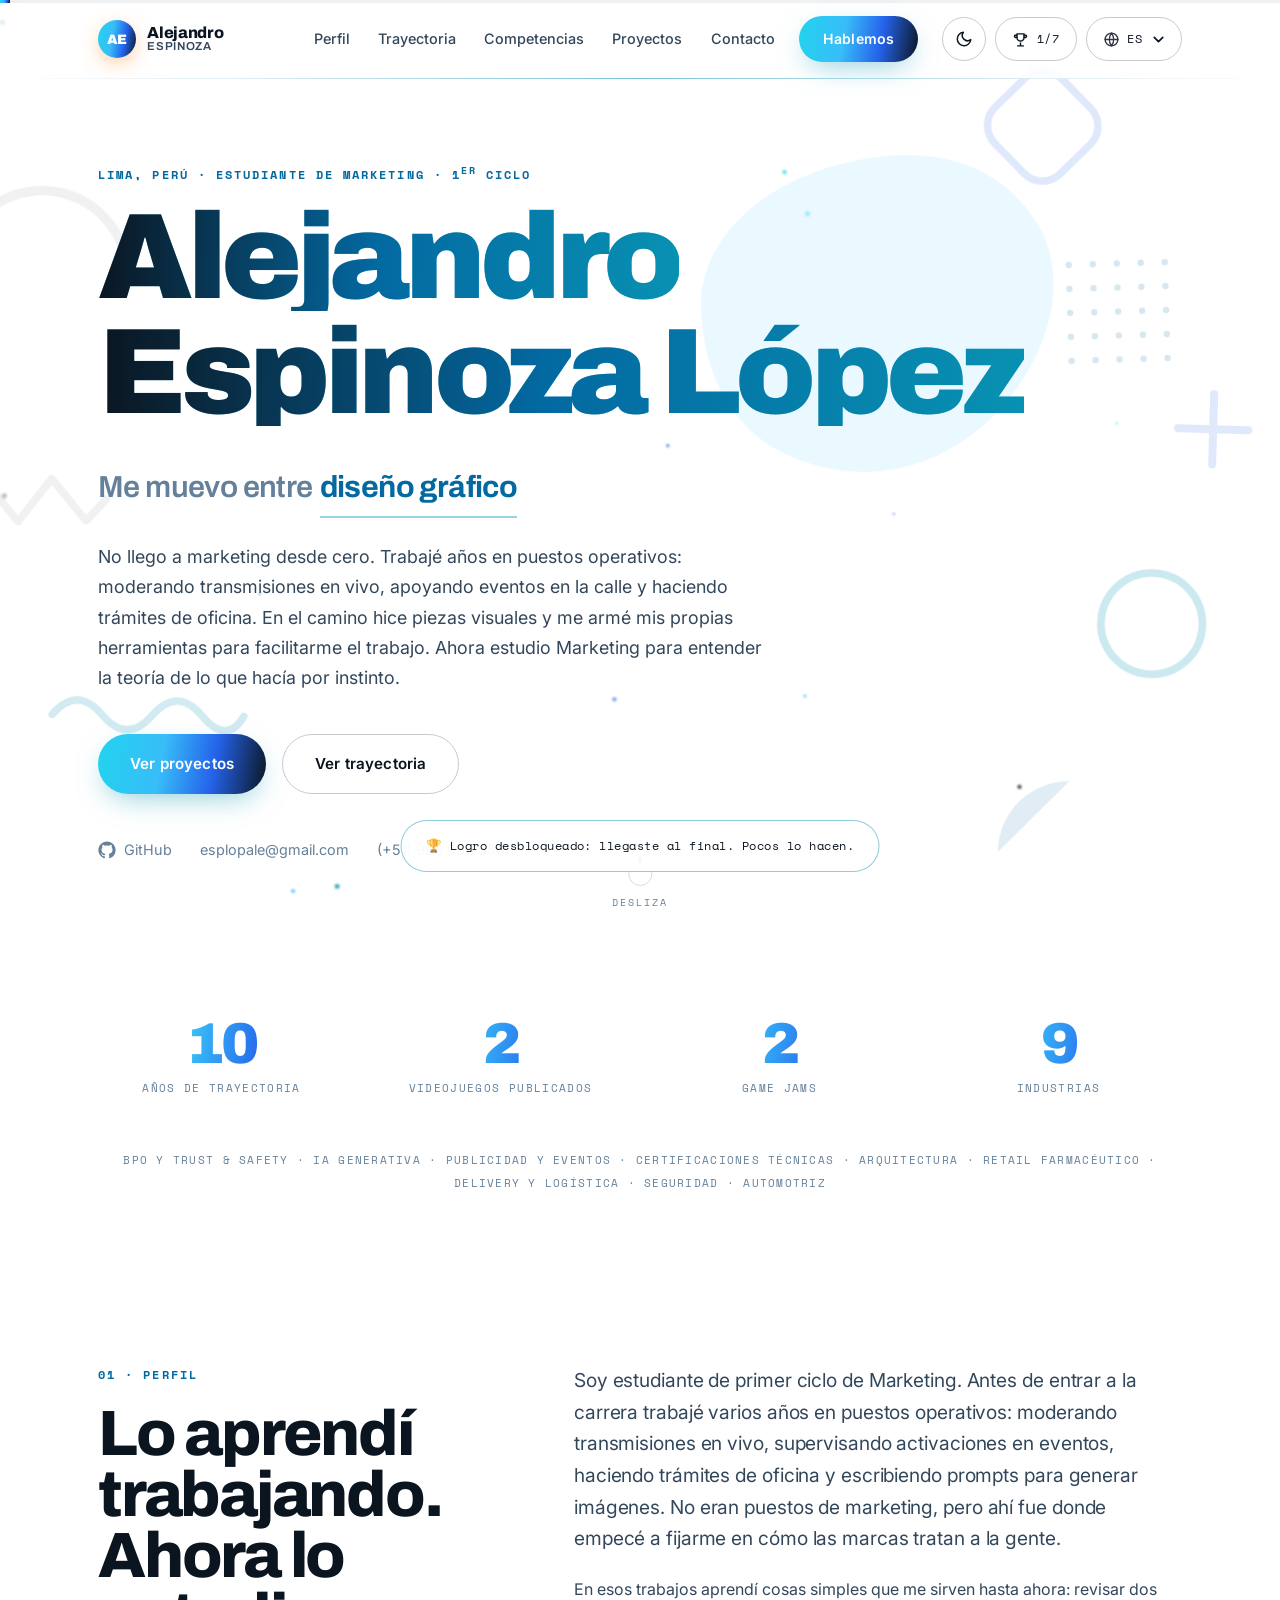
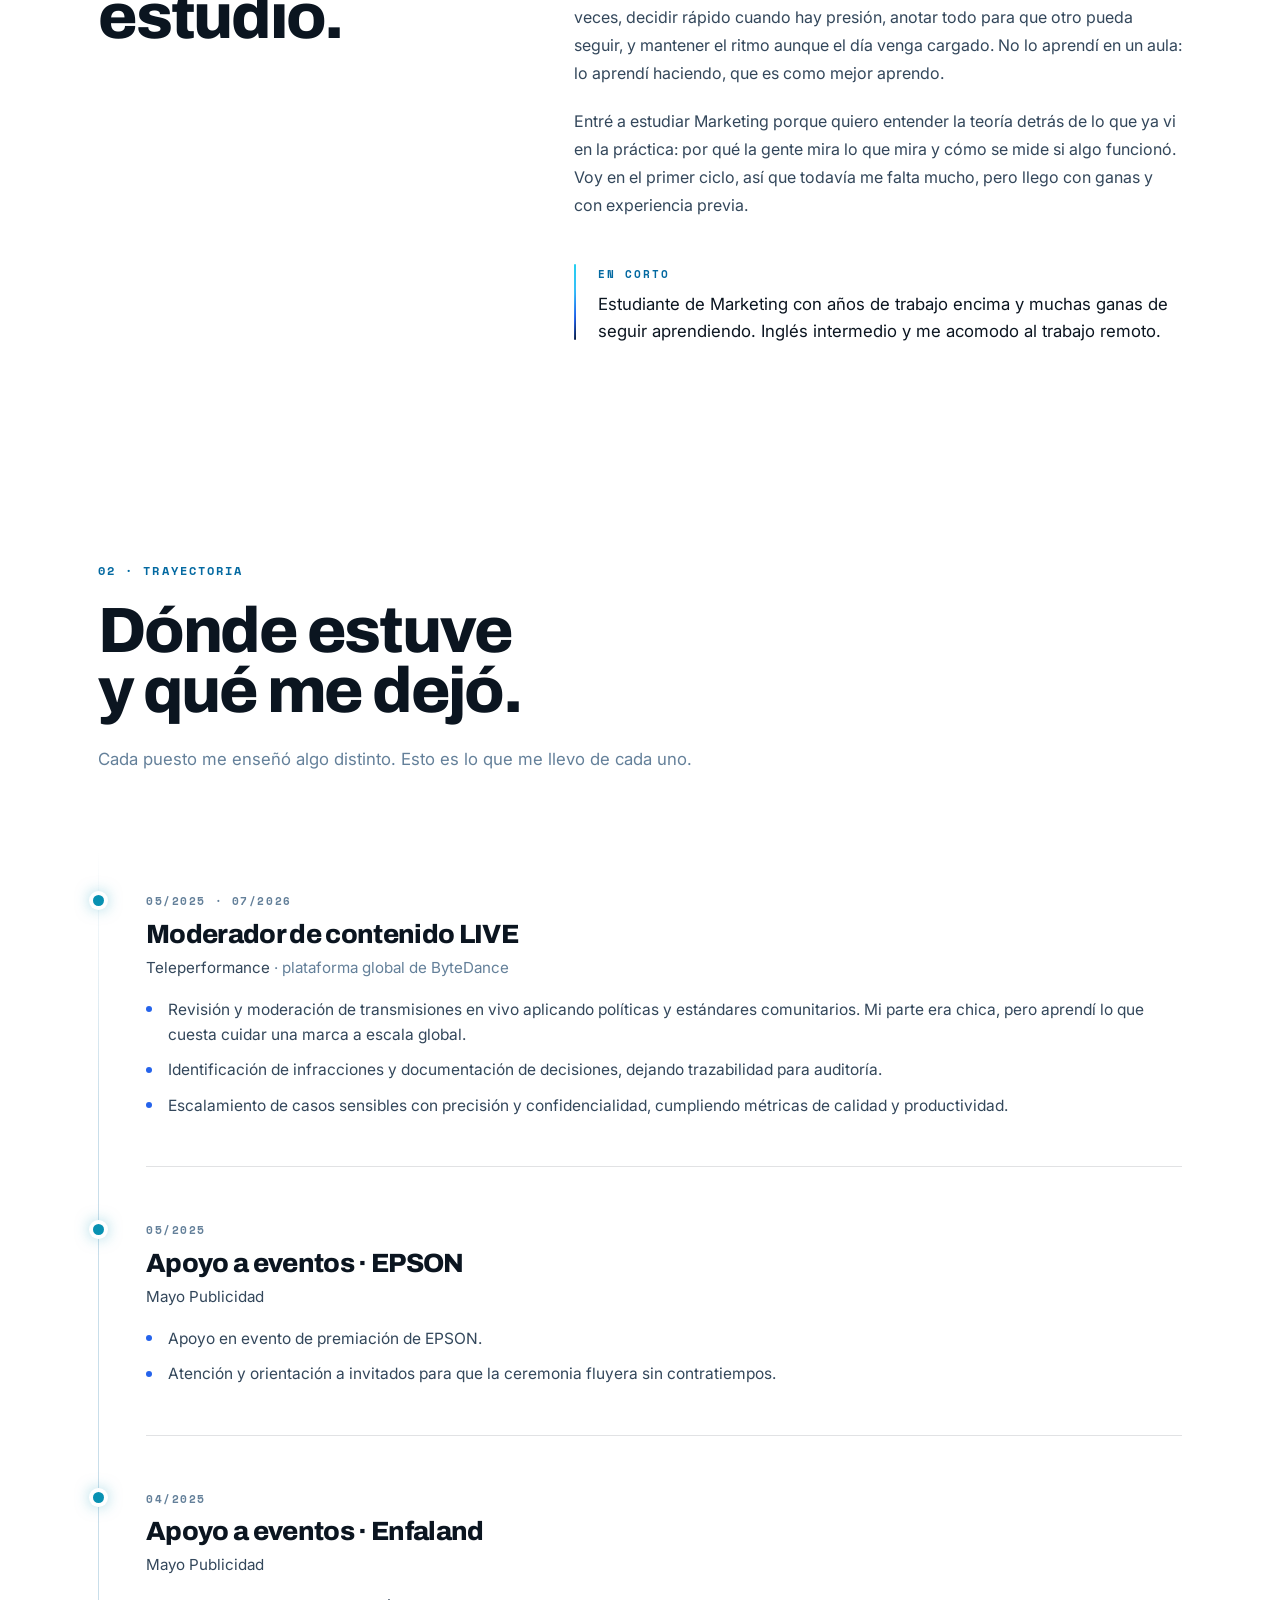
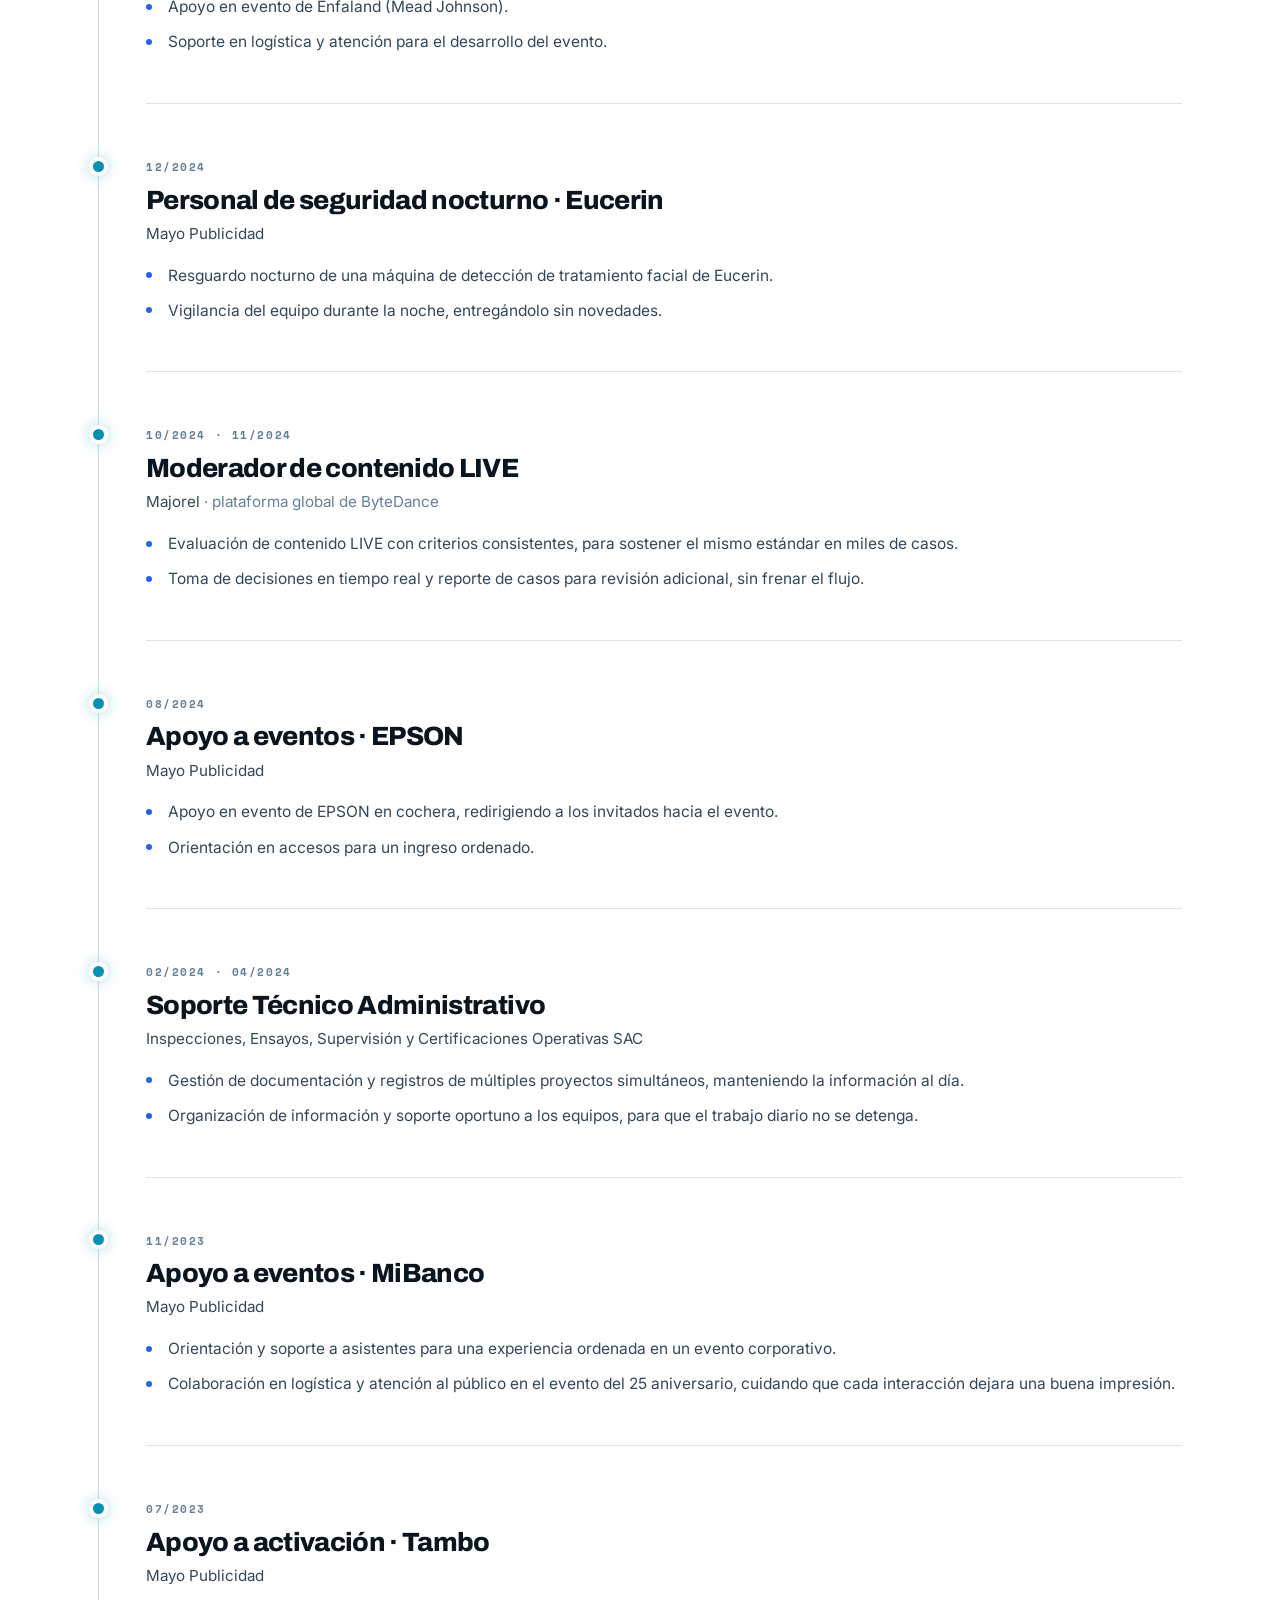
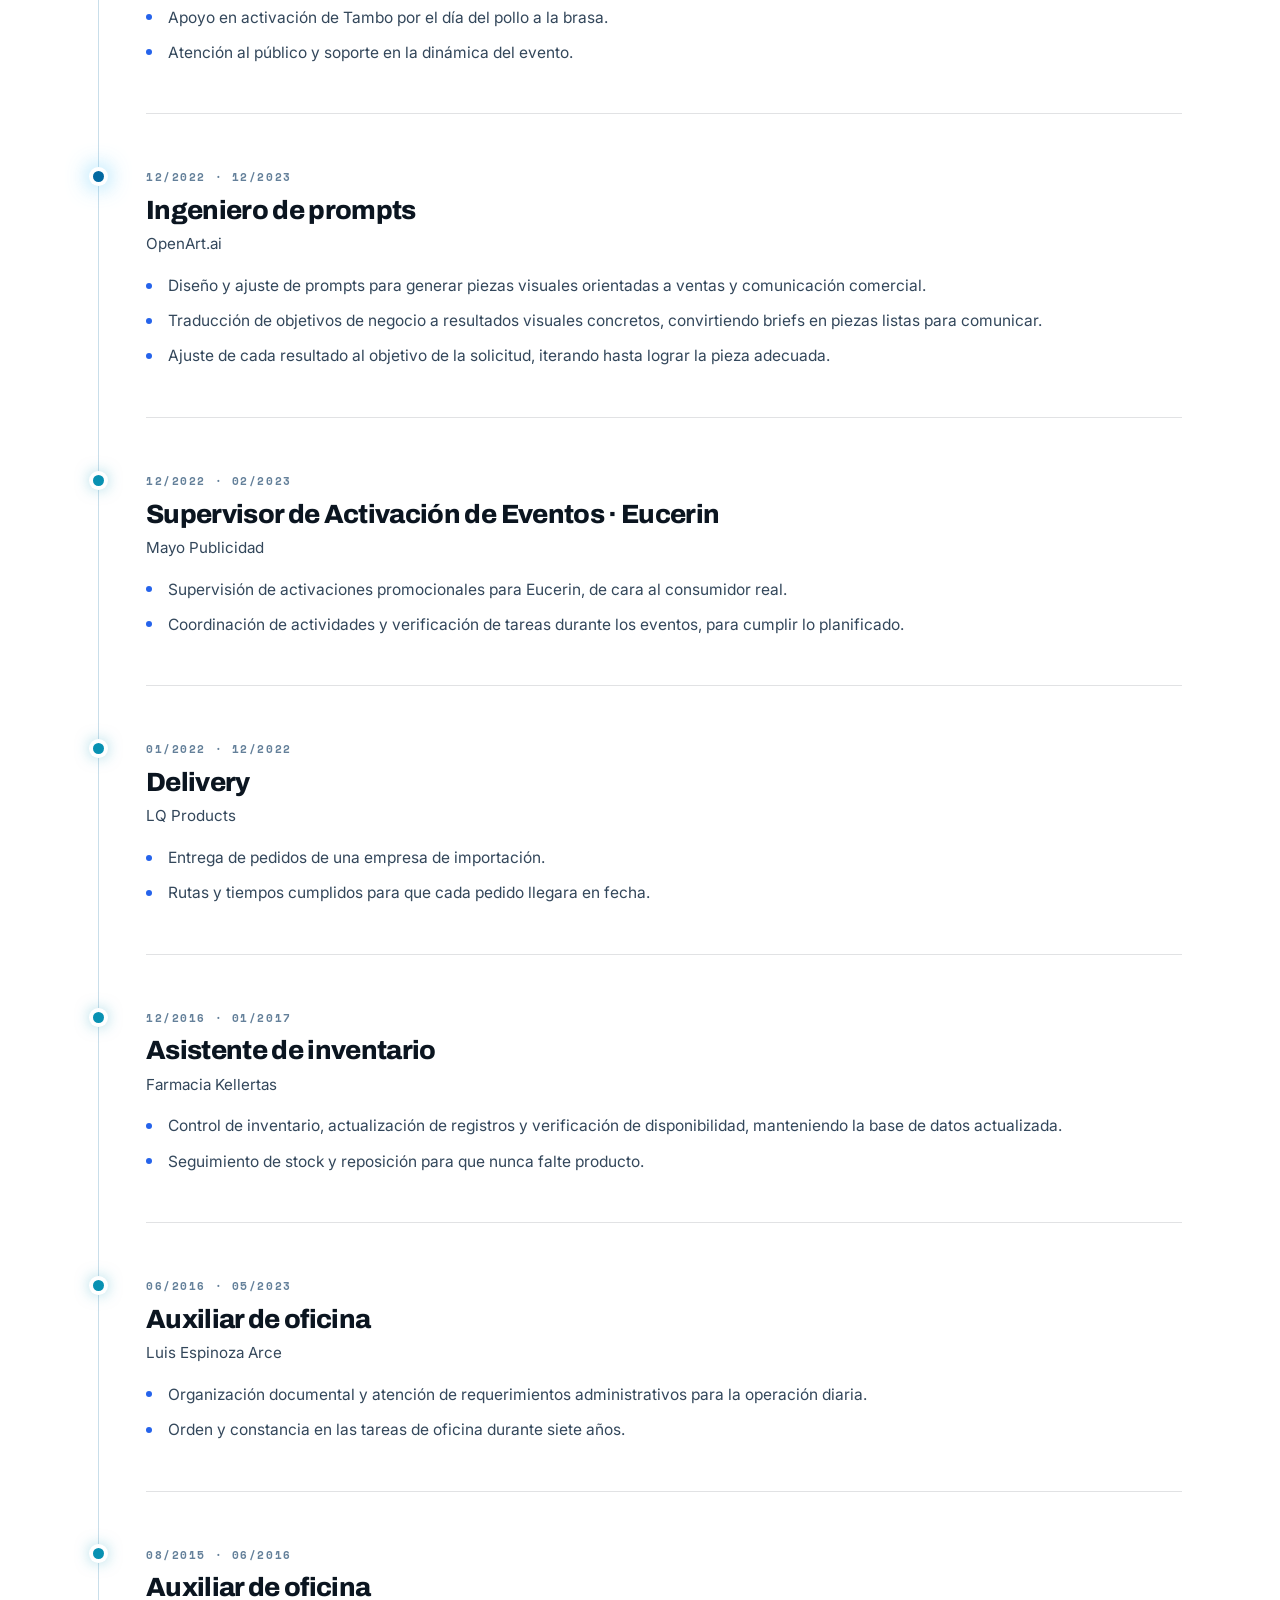
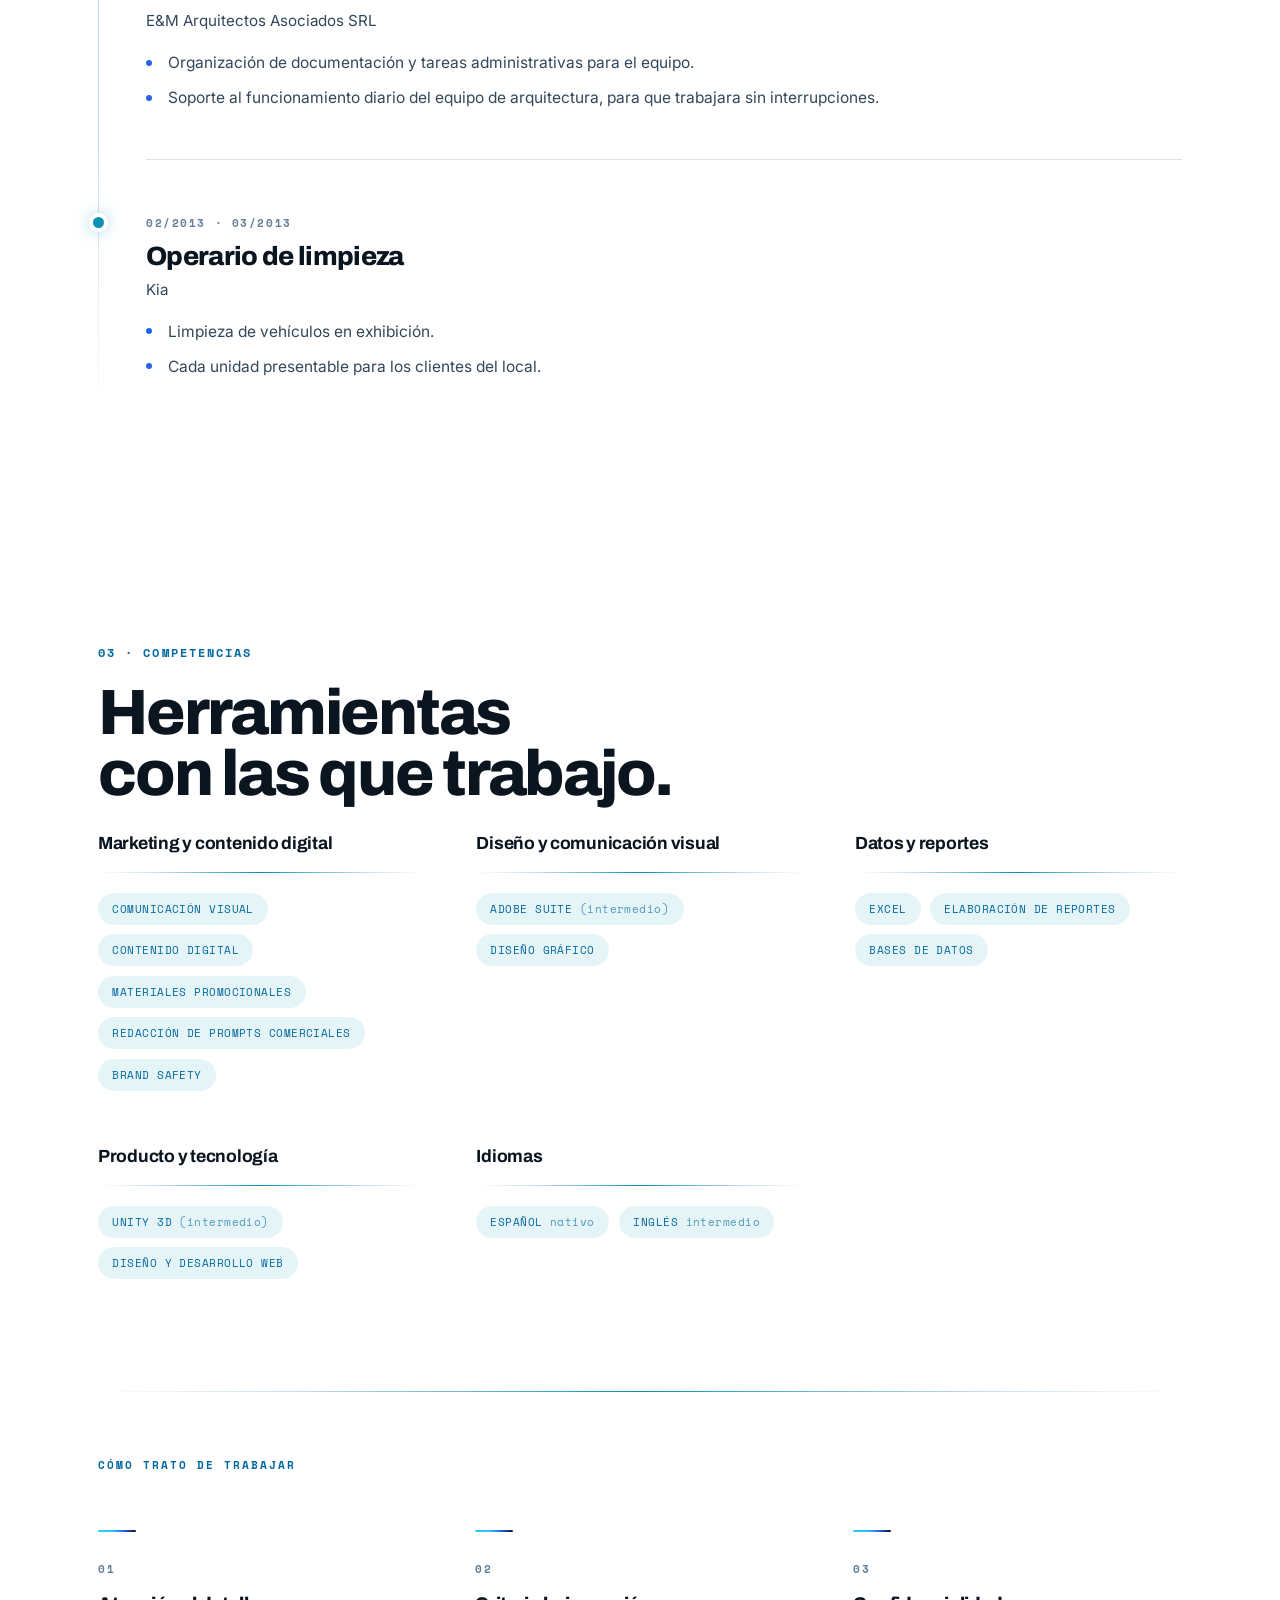
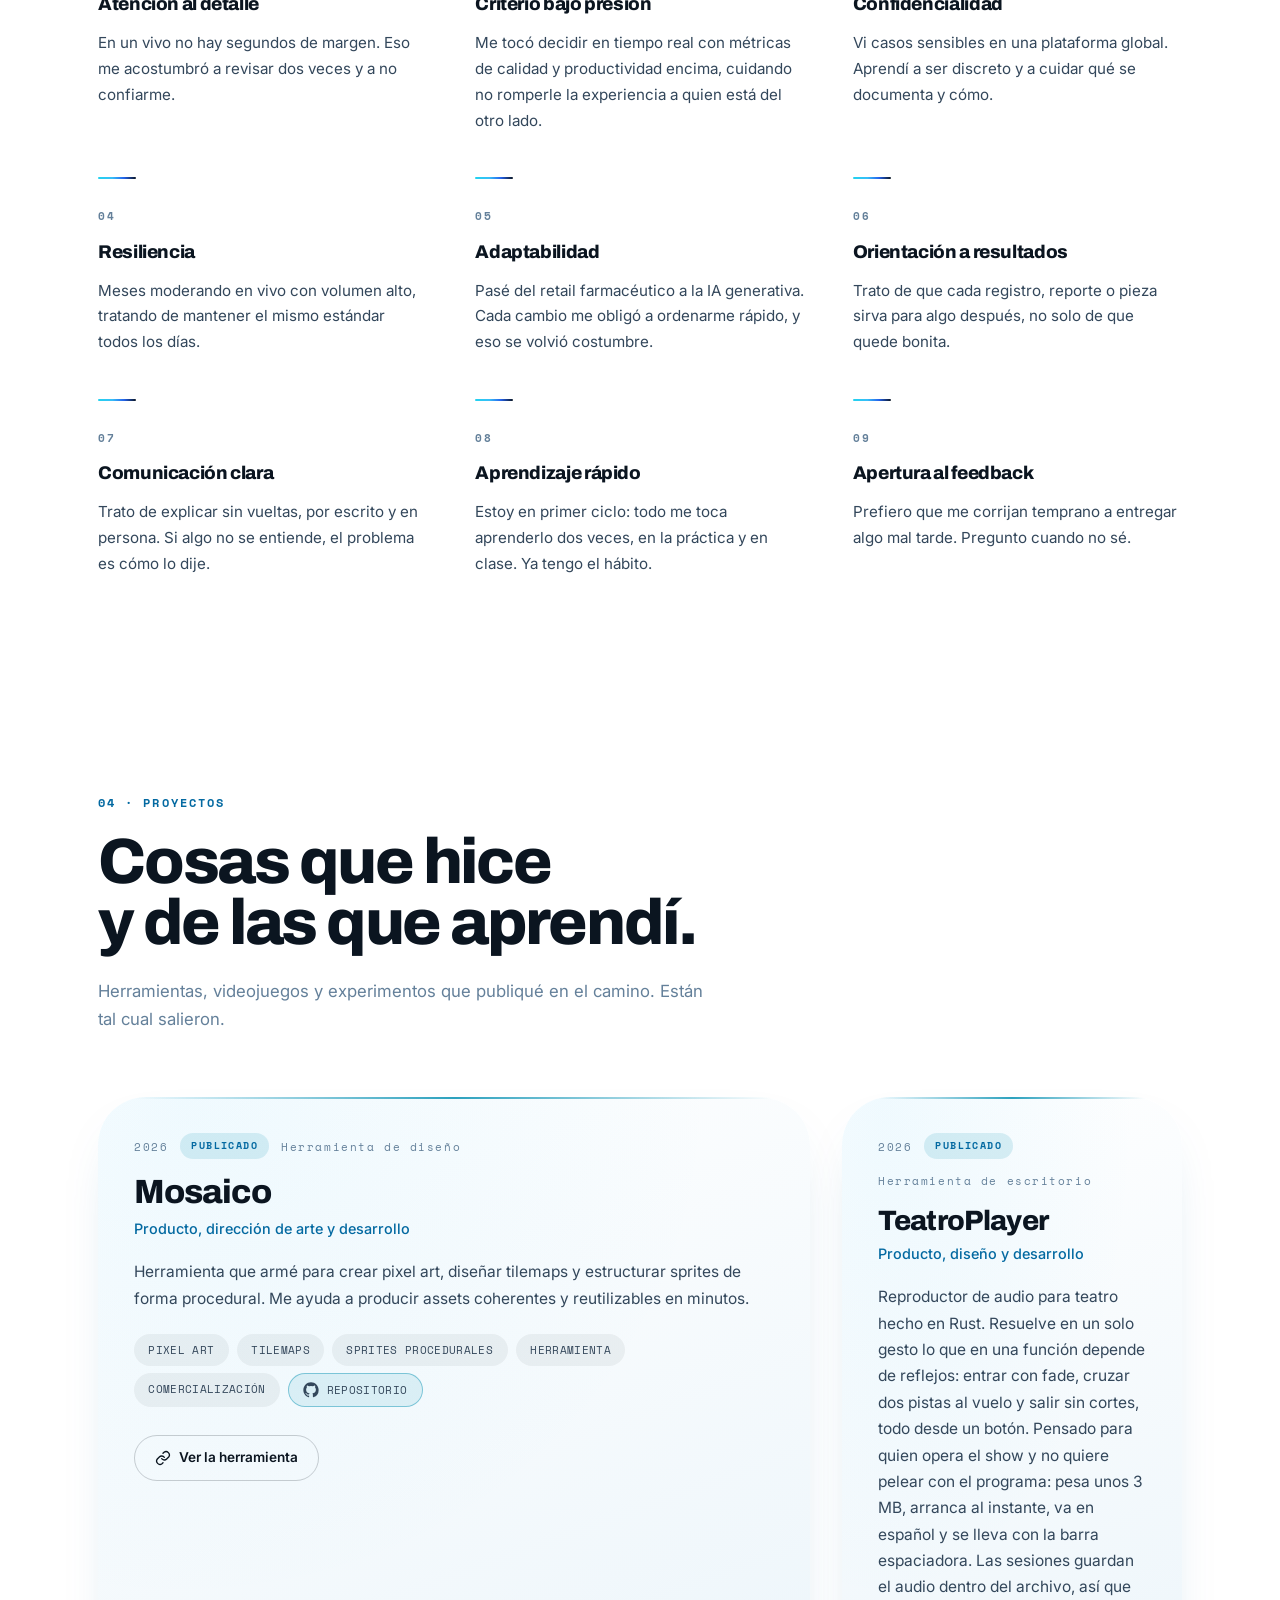
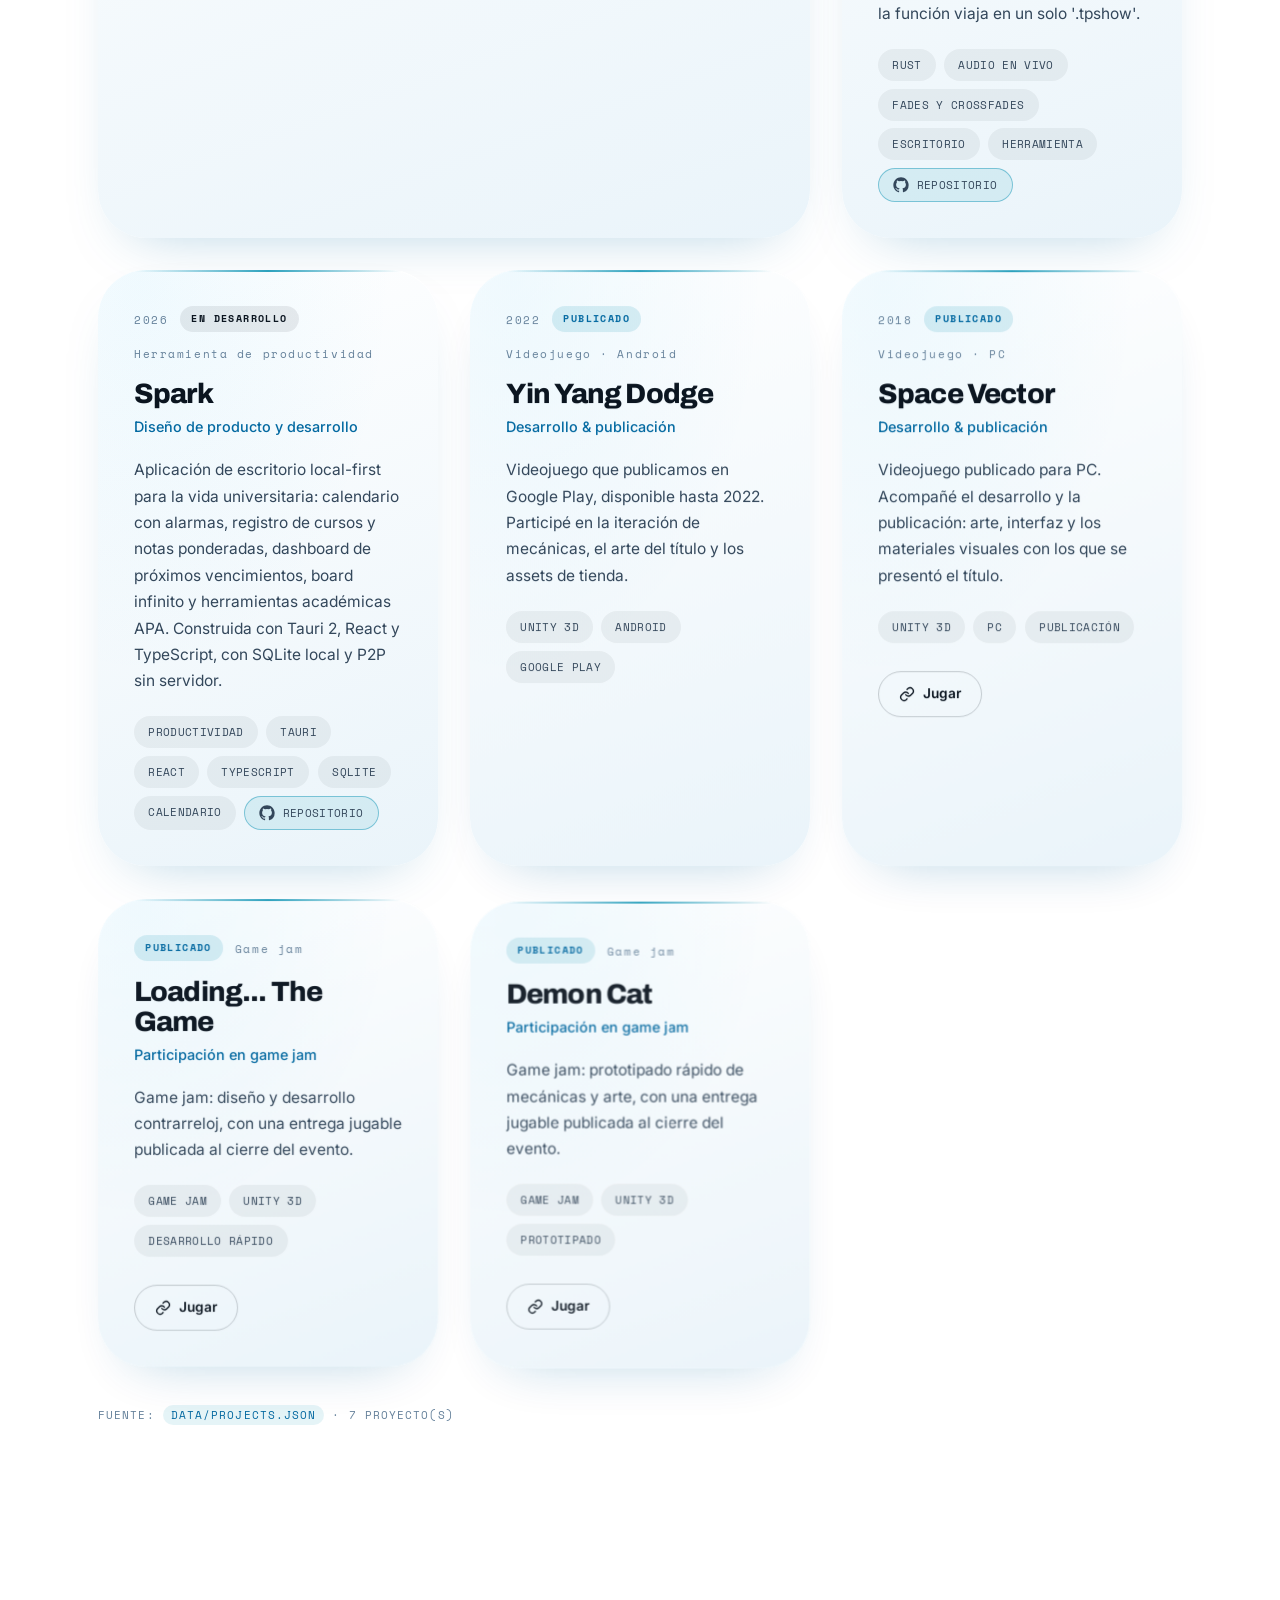
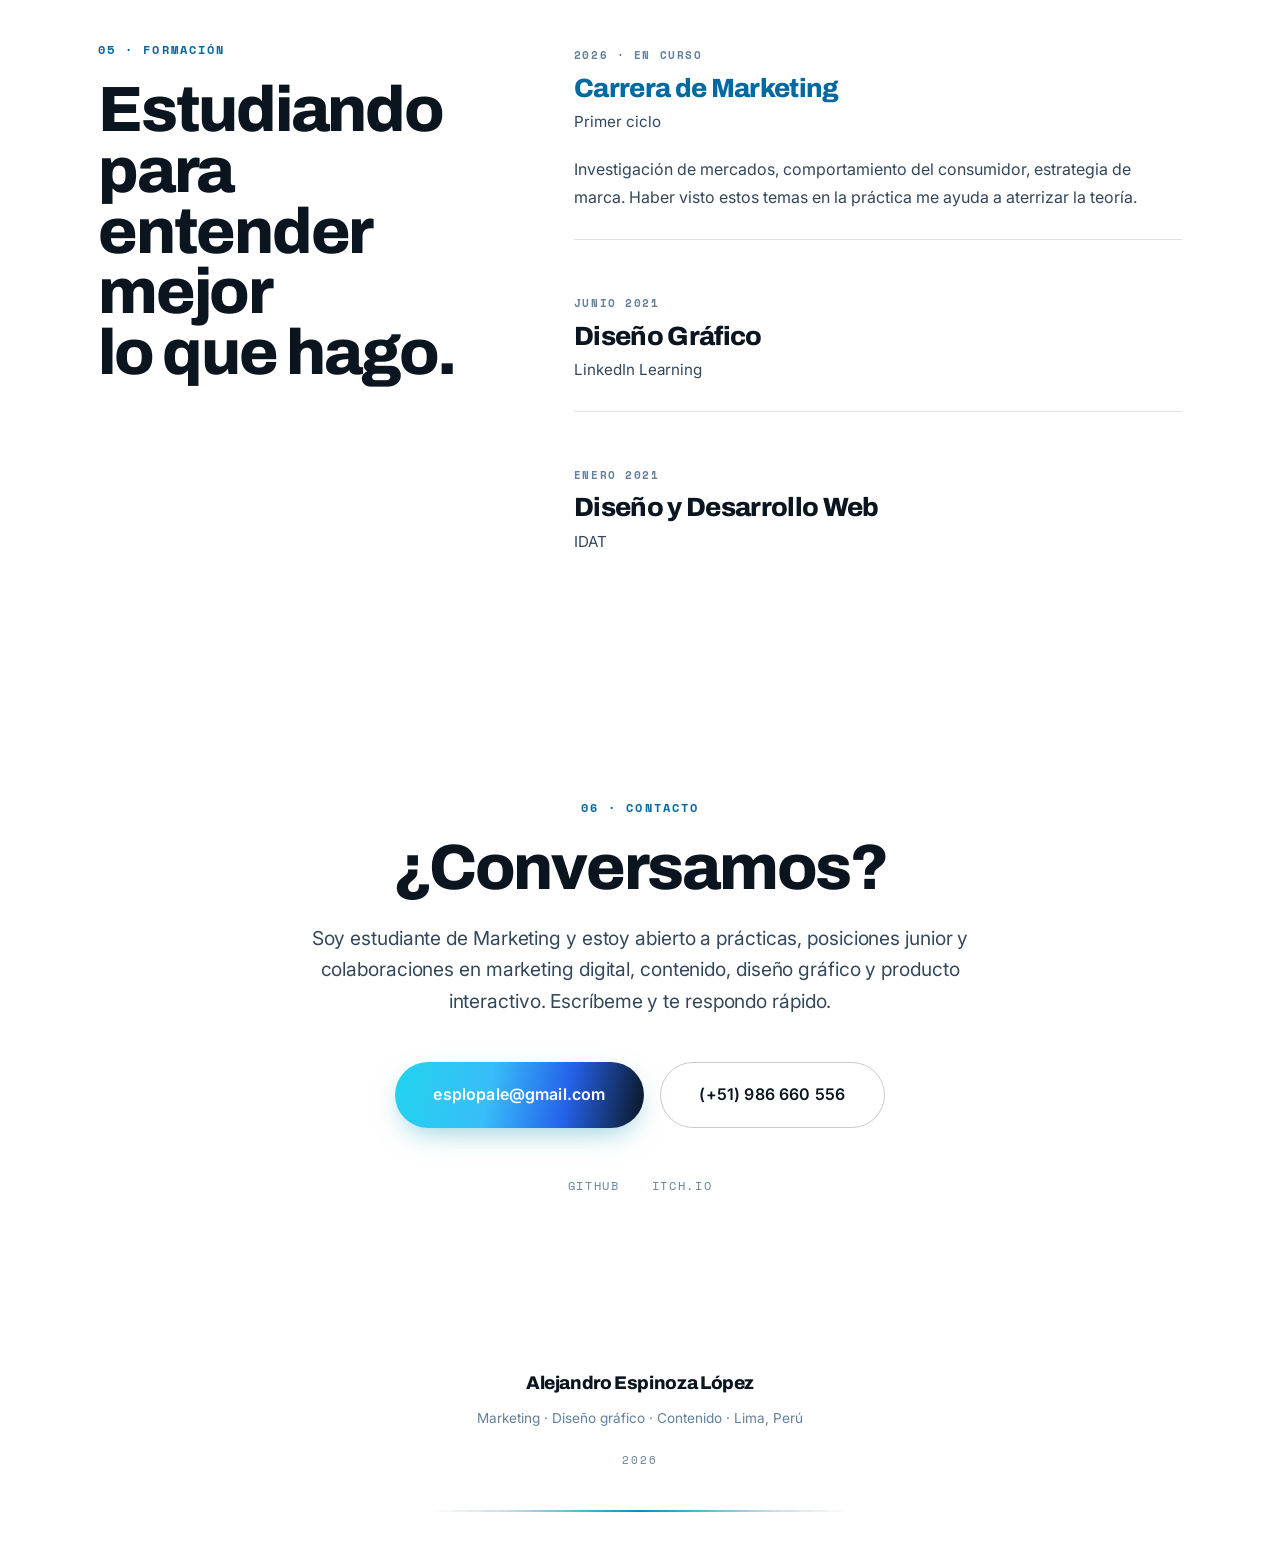
<file: index.html>
<!DOCTYPE html>
<html lang="es">
<head>
<meta charset="UTF-8">
<meta name="viewport" content="width=device-width, initial-scale=1.0">
<title data-i18n="meta.title">Alejandro Espinoza López · Marketing &amp; Diseño Gráfico</title>
<meta name="description" content="Portafolio de Alejandro Espinoza López, estudiante de Marketing: diseño gráfico, contenido y herramientas propias. Años de trabajo operativo encima, sigo aprendiendo.">
<meta name="theme-color" content="#0A0705">

<meta property="og:type" content="website">
<meta property="og:title" content="Alejandro Espinoza López · Marketing &amp; Diseño Gráfico">
<meta property="og:description" content="Vengo de puestos operativos y de hacer piezas visuales por mi cuenta. Ahora lo estudio en serio: Marketing + Diseño.">
<meta property="og:image" content="assets/img/og-cover.svg">

<link rel="icon" href="assets/img/favicon.svg" type="image/svg+xml">
<!-- Sin JS el contenido debe verse completo: solo ocultamos para animar si hay JS -->
<script>document.documentElement.className += " js";</script>
<!-- Tema inicial antes del primer pintado: evita parpadeo entre oscuro y claro -->
<script>(function(){try{var t=localStorage.getItem("portafolio-theme");if(!t&&window.matchMedia&&matchMedia("(prefers-color-scheme: light)").matches){t="light";}document.documentElement.setAttribute("data-theme",t||"dark");}catch(e){document.documentElement.setAttribute("data-theme","dark");}})();</script>
<!-- Idioma antes del primer pintado: evita parpadeo ES→EN -->
<script>(function(){try{var s=null;try{var q=new URLSearchParams(location.search).get("lang");if(q)s=q.toLowerCase().slice(0,2);}catch(e){}if(!s){s=localStorage.getItem("portafolio-lang");}if(!s){s=(document.documentElement.getAttribute("lang")||navigator.language||"es").toLowerCase().slice(0,2);}if(s!=="en")s="es";document.documentElement.setAttribute("lang",s);}catch(e){}})();</script>
<link rel="preconnect" href="https://fonts.googleapis.com">
<link rel="preconnect" href="https://fonts.gstatic.com" crossorigin>
<link href="https://fonts.googleapis.com/css2?family=Archivo:wght@400;600;700;800;900&family=Inter:wght@400;500;600&family=Space+Mono:wght@400;700&display=swap" rel="stylesheet">
<link rel="stylesheet" href="assets/css/style.css?v=6">
</head>

<body>

<!-- ░░ Capas de ambiente ░░ -->
<div class="progress-bar" aria-hidden="true"><span id="progressFill"></span></div>
<div class="ember-field" id="emberField" aria-hidden="true"></div>

<div class="memphis" aria-hidden="true">
  <svg class="mm mm-arc"   viewBox="0 0 200 200"><path d="M10 190 A90 90 0 0 1 190 190" fill="none" stroke="currentColor" stroke-width="10" stroke-linecap="round"/></svg>
  <svg class="mm mm-ring"  viewBox="0 0 200 200"><circle cx="100" cy="100" r="78" fill="none" stroke="currentColor" stroke-width="12"/></svg>
  <svg class="mm mm-dots"  viewBox="0 0 120 120"><defs><pattern id="dg" width="24" height="24" patternUnits="userSpaceOnUse"><circle cx="4" cy="4" r="3.2" fill="currentColor"/></pattern></defs><rect width="120" height="120" fill="url(#dg)"/></svg>
  <svg class="mm mm-squig" viewBox="0 0 240 80"><path d="M5 40 Q35 5 65 40 T125 40 T185 40 T235 40" fill="none" stroke="currentColor" stroke-width="9" stroke-linecap="round"/></svg>
  <svg class="mm mm-lozen" viewBox="0 0 160 160"><rect x="18" y="18" width="124" height="124" rx="34" transform="rotate(45 80 80)" fill="none" stroke="currentColor" stroke-width="10"/></svg>
  <svg class="mm mm-zig"   viewBox="0 0 200 90"><path d="M8 70 L48 20 L88 70 L128 20 L168 70 L192 45" fill="none" stroke="currentColor" stroke-width="9" stroke-linecap="round" stroke-linejoin="round"/></svg>
  <svg class="mm mm-blob"  viewBox="0 0 300 260"><path d="M258 46c34 44 12 108-24 145s-84 51-133 36S28 172 24 122 62 32 116 15s108-13 142 31Z" fill="currentColor"/></svg>
  <svg class="mm mm-half"  viewBox="0 0 200 110"><path d="M100 100 A95 95 0 0 1 195 5 Z" fill="currentColor"/></svg>
  <svg class="mm mm-cross" viewBox="0 0 100 100"><path d="M50 6v88M6 50h88" stroke="currentColor" stroke-width="10" stroke-linecap="round"/></svg>
</div>

<!-- ░░ Navegación ░░ -->
<header class="nav" id="nav">
  <div class="nav-inner">
    <a href="#inicio" class="brand" aria-label="Ir al inicio" data-i18n-attr="aria-label:a11y.brand">
      <span class="brand-mark">AE</span>
      <span class="brand-text">Alejandro<em>Espinoza</em></span>
    </a>

    <nav class="nav-links" aria-label="Navegación principal" data-i18n-attr="aria-label:a11y.nav">
      <a href="#perfil" data-i18n="nav.perfil">Perfil</a>
      <a href="#trayectoria" data-i18n="nav.trayectoria">Trayectoria</a>
      <a href="#competencias" data-i18n="nav.competencias">Competencias</a>
      <a href="#proyectos" data-i18n="nav.proyectos">Proyectos</a>
      <a href="#contacto" data-i18n="nav.contacto">Contacto</a>
    </nav>

    <a href="#contacto" class="btn btn-flame nav-cta" data-i18n="nav.cta">Hablemos</a>

    <!-- Bloque de controles. En móvil se agrupa a la derecha, pegado al
         burger; el selector de idioma de la barra se oculta ahí (≤1100px)
         y solo queda el que vive dentro del menú sandwich. -->
    <div class="nav-actions">

    <button class="theme-toggle" id="themeToggle" aria-label="Cambiar a tema claro" aria-pressed="false" data-i18n-attr="aria-label:a11y.theme.light">
      <svg class="icon-sun" viewBox="0 0 24 24" fill="none" stroke="currentColor" stroke-width="2" stroke-linecap="round" aria-hidden="true"><circle cx="12" cy="12" r="4"/><path d="M12 2v2M12 20v2M4.9 4.9l1.4 1.4M17.7 17.7l1.4 1.4M2 12h2M20 12h2M4.9 19.1l1.4-1.4M17.7 6.3l1.4-1.4"/></svg>
      <svg class="icon-moon" viewBox="0 0 24 24" fill="none" stroke="currentColor" stroke-width="2" stroke-linecap="round" stroke-linejoin="round" aria-hidden="true"><path d="M21 12.8A9 9 0 1 1 11.2 3a7 7 0 0 0 9.8 9.8Z"/></svg>
    </button>

    <button class="trophy-btn" id="eggBtn" aria-label="Ver huevos de pascua" aria-haspopup="dialog" data-i18n-attr="aria-label:a11y.eggs">
      <svg viewBox="0 0 24 24" fill="none" stroke="currentColor" stroke-width="2" stroke-linecap="round" stroke-linejoin="round" aria-hidden="true"><path d="M8 21h8M12 17v4M7 4h10v5a5 5 0 0 1-10 0V4Z"/><path d="M7 6H4.5A1.5 1.5 0 0 0 6 9H7M17 6h2.5A1.5 1.5 0 0 1 18 9h-1"/></svg>
      <span class="egg-count" id="eggCount">0/7</span>
    </button>

    <!-- ░░ Selector de idioma (ES por defecto · EN) ░░
         Solo visible en escritorio. En móvil el dropdown sale de la barra
         y se usa el que está dentro del menú sandwich, más abajo. -->
    <div class="lang lang--nav" id="lang">
      <button class="lang-btn" id="langBtn" type="button" role="combobox"
              aria-haspopup="listbox" aria-expanded="false" aria-controls="langList"
              aria-label="Cambiar idioma" data-i18n-attr="aria-label:a11y.lang">
        <svg class="icon-globe" viewBox="0 0 24 24" fill="none" stroke="currentColor" stroke-width="2" stroke-linecap="round" stroke-linejoin="round" aria-hidden="true"><circle cx="12" cy="12" r="9"/><path d="M3 12h18M12 3a15 15 0 0 1 0 18M12 3a15 15 0 0 0 0 18"/></svg>
        <span id="langLabel">ES</span>
        <svg class="lang-chev" viewBox="0 0 24 24" fill="none" stroke="currentColor" stroke-width="2.4" stroke-linecap="round" stroke-linejoin="round" aria-hidden="true"><path d="M6 9l6 6 6-6"/></svg>
      </button>
      <ul class="lang-list" id="langList" role="listbox" aria-label="Idiomas disponibles" hidden data-i18n-attr="aria-label:a11y.langList">
        <li>
          <button class="lang-opt is-active" type="button" role="option" data-lang-opt="es" aria-selected="true">
            <span class="lang-code">ES</span><span data-i18n="lang.es">Español</span>
            <svg class="lang-check" viewBox="0 0 24 24" fill="none" stroke="currentColor" stroke-width="3" stroke-linecap="round" stroke-linejoin="round" aria-hidden="true"><path d="M20 6 9 17l-5-5"/></svg>
          </button>
        </li>
        <li>
          <button class="lang-opt" type="button" role="option" data-lang-opt="en" aria-selected="false">
            <span class="lang-code">EN</span><span data-i18n="lang.en">Inglés</span>
            <svg class="lang-check" viewBox="0 0 24 24" fill="none" stroke="currentColor" stroke-width="3" stroke-linecap="round" stroke-linejoin="round" aria-hidden="true"><path d="M20 6 9 17l-5-5"/></svg>
          </button>
        </li>
      </ul>
    </div>

    </div><!-- /.nav-actions -->

    <button class="burger" id="burger" aria-label="Abrir menú" aria-expanded="false" aria-controls="menu" data-i18n-attr="aria-label:a11y.menu.open">
      <span></span><span></span><span></span>
    </button>
  </div>
  <div class="nav-hair" aria-hidden="true"></div>
</header>

<div class="menu" id="menu" aria-hidden="true">
  <a href="#perfil" data-i18n="nav.perfil">Perfil</a>
  <a href="#trayectoria" data-i18n="nav.trayectoria">Trayectoria</a>
  <a href="#competencias" data-i18n="nav.competencias">Competencias</a>
  <a href="#proyectos" data-i18n="nav.proyectos">Proyectos</a>
  <a href="#formacion" data-i18n="nav.formacion">Formación</a>
  <a href="#contacto" data-i18n="nav.contacto">Contacto</a>
  <!-- Único selector de idioma en móvil (≤1100px) -->
  <div class="lang-wrap">
    <div class="lang">
      <button class="lang-btn" type="button" role="combobox"
              aria-haspopup="listbox" aria-expanded="false" aria-label="Cambiar idioma" data-i18n-attr="aria-label:a11y.lang">
        <svg class="icon-globe" viewBox="0 0 24 24" fill="none" stroke="currentColor" stroke-width="2" stroke-linecap="round" stroke-linejoin="round" aria-hidden="true"><circle cx="12" cy="12" r="9"/><path d="M3 12h18M12 3a15 15 0 0 1 0 18M12 3a15 15 0 0 0 0 18"/></svg>
        <span class="lang-label-menu">ES</span>
        <svg class="lang-chev" viewBox="0 0 24 24" fill="none" stroke="currentColor" stroke-width="2.4" stroke-linecap="round" stroke-linejoin="round" aria-hidden="true"><path d="M6 9l6 6 6-6"/></svg>
      </button>
      <ul class="lang-list" role="listbox" aria-label="Idiomas disponibles" hidden data-i18n-attr="aria-label:a11y.langList">
        <li>
          <button class="lang-opt is-active" type="button" role="option" data-lang-opt="es" aria-selected="true">
            <span class="lang-code">ES</span><span data-i18n="lang.es">Español</span>
            <svg class="lang-check" viewBox="0 0 24 24" fill="none" stroke="currentColor" stroke-width="3" stroke-linecap="round" stroke-linejoin="round" aria-hidden="true"><path d="M20 6 9 17l-5-5"/></svg>
          </button>
        </li>
        <li>
          <button class="lang-opt" type="button" role="option" data-lang-opt="en" aria-selected="false">
            <span class="lang-code">EN</span><span data-i18n="lang.en">Inglés</span>
            <svg class="lang-check" viewBox="0 0 24 24" fill="none" stroke="currentColor" stroke-width="3" stroke-linecap="round" stroke-linejoin="round" aria-hidden="true"><path d="M20 6 9 17l-5-5"/></svg>
          </button>
        </li>
      </ul>
    </div>
  </div>
</div>

<main>

<!-- ░░ HERO ░░ -->
<section id="inicio" class="hero">
  <div class="wrap hero-wrap">
    <p class="eyebrow hero-eyebrow" data-i18n-html="hero.eyebrow">Lima, Perú · Estudiante de Marketing · 1<sup>er</sup> ciclo</p>

    <h1 class="hero-title">
      <span class="title-secret" aria-hidden="true" data-i18n="hero.secret">hecho a mano, con café</span>
      <span class="line"><span class="ch">Alejandro</span></span>
      <span class="line"><span class="ch">Espinoza López</span></span>
    </h1>

    <p class="hero-rotator">
      <span class="rot-static" data-i18n="hero.rotStatic">Me muevo entre</span>
      <span class="rot-word" id="rotWord">marketing digital</span>
    </p>

    <p class="hero-lead" data-i18n="hero.lead">
      No llego a marketing desde cero. Trabajé años en puestos operativos: moderando
      transmisiones en vivo, apoyando eventos en la calle y haciendo trámites de
      oficina. En el camino hice piezas visuales y me armé mis propias herramientas
      para facilitarme el trabajo. Ahora estudio Marketing para entender la teoría
      de lo que hacía por instinto.
    </p>

    <div class="hero-actions">
      <a href="#proyectos" class="btn btn-flame" data-i18n="hero.ctaProjects">Ver proyectos</a>
      <a href="#trayectoria" class="btn btn-ghost" data-i18n="hero.ctaTrajectory">Ver trayectoria</a>
    </div>

    <div class="hero-meta">
      <a href="https://github.com/AlexandreInking" target="_blank" rel="noopener" class="hero-meta-link">
        <svg viewBox="0 0 24 24" width="18" height="18" fill="currentColor" aria-hidden="true"><path d="M12 .5C5.73.5.5 5.73.5 12c0 5.08 3.29 9.39 7.86 10.91.58.11.79-.25.79-.56v-2c-3.2.7-3.88-1.54-3.88-1.54-.53-1.34-1.29-1.7-1.29-1.7-1.05-.72.08-.7.08-.7 1.16.08 1.77 1.19 1.77 1.19 1.03 1.77 2.7 1.26 3.36.96.1-.75.4-1.26.73-1.55-2.55-.29-5.24-1.28-5.24-5.69 0-1.26.45-2.29 1.19-3.1-.12-.29-.52-1.46.11-3.05 0 0 .96-.3 3.15 1.18a10.9 10.9 0 0 1 5.74 0c2.18-1.49 3.14-1.18 3.14-1.18.63 1.59.23 2.76.12 3.05.74.81 1.19 1.84 1.19 3.1 0 4.42-2.7 5.39-5.26 5.68.41.36.78 1.06.78 2.14v3.17c0 .31.21.68.8.56A11.51 11.51 0 0 0 23.5 12C23.5 5.73 18.27.5 12 .5Z"/></svg>
        GitHub
      </a>
      <a href="mailto:esplopale@gmail.com" class="hero-meta-link">esplopale@gmail.com</a>
      <a href="tel:+51986660556" class="hero-meta-link">(+51) 986 660 556</a>
    </div>
  </div>

  <a href="#perfil" class="scroll-cue" aria-label="Bajar al perfil" data-i18n-attr="aria-label:a11y.scrollCue">
    <span class="cue-mouse"><i></i></span>
    <span class="cue-text" data-i18n="hero.cue">Desliza</span>
  </a>
</section>

<!-- ░░ MÉTRICAS ░░ -->
<section class="metrics" aria-label="Cifras clave" data-i18n-attr="aria-label:metrics.a11y">
  <div class="wrap metrics-grid">
    <div class="metric"><span class="metric-num" data-count="10">0</span><span class="metric-label" data-i18n="metrics.years">Años de trayectoria</span></div>
    <div class="metric"><span class="metric-num" data-count="2">0</span><span class="metric-label" data-i18n="metrics.games">Videojuegos publicados</span></div>
    <div class="metric"><span class="metric-num" data-count="2">0</span><span class="metric-label" data-i18n="metrics.jams">Game jams</span></div>
    <div class="metric"><span class="metric-num" data-count="9">0</span><span class="metric-label" data-i18n="metrics.industries">Industrias</span></div>
  </div>
  <div class="wrap">
    <p class="metrics-note" data-i18n-html="metrics.note">BPO y Trust&nbsp;&amp;&nbsp;Safety · IA generativa · Publicidad y eventos · Certificaciones técnicas · Arquitectura · Retail farmacéutico · Delivery y logística · Seguridad · Automotriz</p>
  </div>
</section>

<!-- ░░ PERFIL ░░ -->
<section id="perfil" class="section">
  <div class="wrap split">
    <div class="split-side">
      <p class="eyebrow" data-i18n="perfil.eyebrow">01 · Perfil</p>
      <h2 class="h2" data-i18n-html="perfil.title">Lo aprendí trabajando.<br>Ahora lo estudio.</h2>
    </div>

    <div class="split-main">
      <p class="lead" data-i18n="perfil.p1">
        Soy estudiante de primer ciclo de Marketing. Antes de entrar a la carrera
        trabajé varios años en puestos operativos: moderando transmisiones en vivo,
        supervisando activaciones en eventos, haciendo trámites de oficina y
        escribiendo prompts para generar imágenes. No eran puestos de marketing,
        pero ahí fue donde empecé a fijarme en cómo las marcas tratan a la gente.
      </p>
      <p class="body" data-i18n="perfil.p2">
        En esos trabajos aprendí cosas simples que me sirven hasta ahora: revisar
        dos veces, decidir rápido cuando hay presión, anotar todo para que otro
        pueda seguir, y mantener el ritmo aunque el día venga cargado. No lo aprendí
        en un aula: lo aprendí haciendo, que es como mejor aprendo.
      </p>
      <p class="body" data-i18n="perfil.p3">
        Entré a estudiar Marketing porque quiero entender la teoría detrás de lo que
        ya vi en la práctica: por qué la gente mira lo que mira y cómo se mide si
        algo funcionó. Voy en el primer ciclo, así que todavía me falta mucho,
        pero llego con ganas y con experiencia previa.
      </p>

      <div class="twist-block">
        <span class="twist-tag" data-i18n="perfil.twistTag">En corto</span>
        <p data-i18n="perfil.twist">Estudiante de Marketing con años de trabajo encima y muchas ganas de seguir
           aprendiendo. Inglés intermedio y me acomodo al trabajo remoto.</p>
      </div>
    </div>
  </div>
</section>

<!-- ░░ TRAYECTORIA ░░ -->
<section id="trayectoria" class="section">
  <div class="wrap">
    <p class="eyebrow" data-i18n="tl.eyebrow">02 · Trayectoria</p>
    <h2 class="h2 section-head" data-i18n-html="tl.title">Dónde estuve<br>y qué me dejó.</h2>
    <p class="section-sub" data-i18n="tl.sub">Cada puesto me enseñó algo distinto. Esto es lo que me llevo de cada uno.</p>

    <div class="timeline" id="timeline">

      <article class="tl-item">
        <span class="tl-node" aria-hidden="true"></span>
        <div class="tl-body">
          <span class="tl-period">05/2025 · 07/2026</span>
          <h3 class="tl-role" data-i18n="tl.j1.role">Moderador de contenido LIVE</h3>
          <p class="tl-org" data-i18n-html="tl.j1.org">Teleperformance <span class="tl-client">· plataforma global de ByteDance</span></p>
          <ul class="tl-points">
            <li data-i18n="tl.j1.p1">Revisión y moderación de transmisiones en vivo aplicando políticas y estándares comunitarios. Mi parte era chica, pero aprendí lo que cuesta cuidar una marca a escala global.</li>
            <li data-i18n="tl.j1.p2">Identificación de infracciones y documentación de decisiones, dejando trazabilidad para auditoría.</li>
            <li data-i18n="tl.j1.p3">Escalamiento de casos sensibles con precisión y confidencialidad, cumpliendo métricas de calidad y productividad.</li>
          </ul>
        </div>
      </article>

      <article class="tl-item">
        <span class="tl-node" aria-hidden="true"></span>
        <div class="tl-body">
          <span class="tl-period">05/2025</span>
          <h3 class="tl-role" data-i18n="tl.j2.role">Apoyo a eventos · EPSON</h3>
          <p class="tl-org" data-i18n="tl.j2.org">Mayo Publicidad</p>
          <ul class="tl-points">
            <li data-i18n="tl.j2.p1">Apoyo en evento de premiación de EPSON.</li>
            <li data-i18n="tl.j2.p2">Atención y orientación a invitados para que la ceremonia fluyera sin contratiempos.</li>
          </ul>
        </div>
      </article>

      <article class="tl-item">
        <span class="tl-node" aria-hidden="true"></span>
        <div class="tl-body">
          <span class="tl-period">04/2025</span>
          <h3 class="tl-role" data-i18n="tl.j3.role">Apoyo a eventos · Enfaland</h3>
          <p class="tl-org" data-i18n="tl.j3.org">Mayo Publicidad</p>
          <ul class="tl-points">
            <li data-i18n="tl.j3.p1">Apoyo en evento de Enfaland (Mead Johnson).</li>
            <li data-i18n="tl.j3.p2">Soporte en logística y atención para el desarrollo del evento.</li>
          </ul>
        </div>
      </article>

      <article class="tl-item">
        <span class="tl-node" aria-hidden="true"></span>
        <div class="tl-body">
          <span class="tl-period">12/2024</span>
          <h3 class="tl-role" data-i18n="tl.j4.role">Personal de seguridad nocturno · Eucerin</h3>
          <p class="tl-org" data-i18n="tl.j4.org">Mayo Publicidad</p>
          <ul class="tl-points">
            <li data-i18n="tl.j4.p1">Resguardo nocturno de una máquina de detección de tratamiento facial de Eucerin.</li>
            <li data-i18n="tl.j4.p2">Vigilancia del equipo durante la noche, entregándolo sin novedades.</li>
          </ul>
        </div>
      </article>

      <article class="tl-item">
        <span class="tl-node" aria-hidden="true"></span>
        <div class="tl-body">
          <span class="tl-period">10/2024 · 11/2024</span>
          <h3 class="tl-role" data-i18n="tl.j5.role">Moderador de contenido LIVE</h3>
          <p class="tl-org" data-i18n-html="tl.j5.org">Majorel <span class="tl-client">· plataforma global de ByteDance</span></p>
          <ul class="tl-points">
            <li data-i18n="tl.j5.p1">Evaluación de contenido LIVE con criterios consistentes, para sostener el mismo estándar en miles de casos.</li>
            <li data-i18n="tl.j5.p2">Toma de decisiones en tiempo real y reporte de casos para revisión adicional, sin frenar el flujo.</li>
          </ul>
        </div>
      </article>

      <article class="tl-item">
        <span class="tl-node" aria-hidden="true"></span>
        <div class="tl-body">
          <span class="tl-period">08/2024</span>
          <h3 class="tl-role" data-i18n="tl.j6.role">Apoyo a eventos · EPSON</h3>
          <p class="tl-org" data-i18n="tl.j6.org">Mayo Publicidad</p>
          <ul class="tl-points">
            <li data-i18n="tl.j6.p1">Apoyo en evento de EPSON en cochera, redirigiendo a los invitados hacia el evento.</li>
            <li data-i18n="tl.j6.p2">Orientación en accesos para un ingreso ordenado.</li>
          </ul>
        </div>
      </article>

      <article class="tl-item">
        <span class="tl-node" aria-hidden="true"></span>
        <div class="tl-body">
          <span class="tl-period">02/2024 · 04/2024</span>
          <h3 class="tl-role" data-i18n="tl.j7.role">Soporte Técnico Administrativo</h3>
          <p class="tl-org" data-i18n="tl.j7.org">Inspecciones, Ensayos, Supervisión y Certificaciones Operativas SAC</p>
          <ul class="tl-points">
            <li data-i18n="tl.j7.p1">Gestión de documentación y registros de múltiples proyectos simultáneos, manteniendo la información al día.</li>
            <li data-i18n="tl.j7.p2">Organización de información y soporte oportuno a los equipos, para que el trabajo diario no se detenga.</li>
          </ul>
        </div>
      </article>

      <article class="tl-item">
        <span class="tl-node" aria-hidden="true"></span>
        <div class="tl-body">
          <span class="tl-period">11/2023</span>
          <h3 class="tl-role" data-i18n="tl.j8.role">Apoyo a eventos · MiBanco</h3>
          <p class="tl-org" data-i18n="tl.j8.org">Mayo Publicidad</p>
          <ul class="tl-points">
            <li data-i18n="tl.j8.p1">Orientación y soporte a asistentes para una experiencia ordenada en un evento corporativo.</li>
            <li data-i18n="tl.j8.p2">Colaboración en logística y atención al público en el evento del 25 aniversario, cuidando que cada interacción dejara una buena impresión.</li>
          </ul>
        </div>
      </article>

      <article class="tl-item">
        <span class="tl-node" aria-hidden="true"></span>
        <div class="tl-body">
          <span class="tl-period">07/2023</span>
          <h3 class="tl-role" data-i18n="tl.j9.role">Apoyo a activación · Tambo</h3>
          <p class="tl-org" data-i18n="tl.j9.org">Mayo Publicidad</p>
          <ul class="tl-points">
            <li data-i18n="tl.j9.p1">Apoyo en activación de Tambo por el día del pollo a la brasa.</li>
            <li data-i18n="tl.j9.p2">Atención al público y soporte en la dinámica del evento.</li>
          </ul>
        </div>
      </article>

      <article class="tl-item tl-highlight">
        <span class="tl-node" aria-hidden="true"></span>
        <div class="tl-body">
          <span class="tl-period">12/2022 · 12/2023</span>
          <h3 class="tl-role" data-i18n="tl.j10.role">Ingeniero de prompts</h3>
          <p class="tl-org" data-i18n="tl.j10.org">OpenArt.ai</p>
          <ul class="tl-points">
            <li data-i18n="tl.j10.p1">Diseño y ajuste de prompts para generar piezas visuales orientadas a ventas y comunicación comercial.</li>
            <li data-i18n="tl.j10.p2">Traducción de objetivos de negocio a resultados visuales concretos, convirtiendo briefs en piezas listas para comunicar.</li>
            <li data-i18n="tl.j10.p3">Ajuste de cada resultado al objetivo de la solicitud, iterando hasta lograr la pieza adecuada.</li>
          </ul>
        </div>
      </article>

      <article class="tl-item">
        <span class="tl-node" aria-hidden="true"></span>
        <div class="tl-body">
          <span class="tl-period">12/2022 · 02/2023</span>
          <h3 class="tl-role" data-i18n="tl.j11.role">Supervisor de Activación de Eventos · Eucerin</h3>
          <p class="tl-org" data-i18n="tl.j11.org">Mayo Publicidad</p>
          <ul class="tl-points">
            <li data-i18n="tl.j11.p1">Supervisión de activaciones promocionales para Eucerin, de cara al consumidor real.</li>
            <li data-i18n="tl.j11.p2">Coordinación de actividades y verificación de tareas durante los eventos, para cumplir lo planificado.</li>
          </ul>
        </div>
      </article>

      <article class="tl-item">
        <span class="tl-node" aria-hidden="true"></span>
        <div class="tl-body">
          <span class="tl-period">01/2022 · 12/2022</span>
          <h3 class="tl-role" data-i18n="tl.j12.role">Delivery</h3>
          <p class="tl-org" data-i18n="tl.j12.org">LQ Products</p>
          <ul class="tl-points">
            <li data-i18n="tl.j12.p1">Entrega de pedidos de una empresa de importación.</li>
            <li data-i18n="tl.j12.p2">Rutas y tiempos cumplidos para que cada pedido llegara en fecha.</li>
          </ul>
        </div>
      </article>

      <article class="tl-item">
        <span class="tl-node" aria-hidden="true"></span>
        <div class="tl-body">
          <span class="tl-period">12/2016 · 01/2017</span>
          <h3 class="tl-role" data-i18n="tl.j13.role">Asistente de inventario</h3>
          <p class="tl-org" data-i18n="tl.j13.org">Farmacia Kellertas</p>
          <ul class="tl-points">
            <li data-i18n="tl.j13.p1">Control de inventario, actualización de registros y verificación de disponibilidad, manteniendo la base de datos actualizada.</li>
            <li data-i18n="tl.j13.p2">Seguimiento de stock y reposición para que nunca falte producto.</li>
          </ul>
        </div>
      </article>

      <article class="tl-item">
        <span class="tl-node" aria-hidden="true"></span>
        <div class="tl-body">
          <span class="tl-period">06/2016 · 05/2023</span>
          <h3 class="tl-role" data-i18n="tl.j14.role">Auxiliar de oficina</h3>
          <p class="tl-org" data-i18n="tl.j14.org">Luis Espinoza Arce</p>
          <ul class="tl-points">
            <li data-i18n="tl.j14.p1">Organización documental y atención de requerimientos administrativos para la operación diaria.</li>
            <li data-i18n="tl.j14.p2">Orden y constancia en las tareas de oficina durante siete años.</li>
          </ul>
        </div>
      </article>

      <article class="tl-item">
        <span class="tl-node" aria-hidden="true"></span>
        <div class="tl-body">
          <span class="tl-period">08/2015 · 06/2016</span>
          <h3 class="tl-role" data-i18n="tl.j15.role">Auxiliar de oficina</h3>
          <p class="tl-org" data-i18n-html="tl.j15.org">E&amp;M Arquitectos Asociados SRL</p>
          <ul class="tl-points">
            <li data-i18n="tl.j15.p1">Organización de documentación y tareas administrativas para el equipo.</li>
            <li data-i18n="tl.j15.p2">Soporte al funcionamiento diario del equipo de arquitectura, para que trabajara sin interrupciones.</li>
          </ul>
        </div>
      </article>

      <article class="tl-item">
        <span class="tl-node" aria-hidden="true"></span>
        <div class="tl-body">
          <span class="tl-period">02/2013 · 03/2013</span>
          <h3 class="tl-role" data-i18n="tl.j16.role">Operario de limpieza</h3>
          <p class="tl-org" data-i18n="tl.j16.org">Kia</p>
          <ul class="tl-points">
            <li data-i18n="tl.j16.p1">Limpieza de vehículos en exhibición.</li>
            <li data-i18n="tl.j16.p2">Cada unidad presentable para los clientes del local.</li>
          </ul>
        </div>
      </article>

    </div>
  </div>
</section>

<!-- ░░ COMPETENCIAS ░░ -->
<section id="competencias" class="section">
  <div class="wrap">
    <p class="eyebrow" data-i18n="skills.eyebrow">03 · Competencias</p>
    <h2 class="h2 section-head" data-i18n-html="skills.title">Herramientas<br>con las que trabajo.</h2>

    <div class="skills">

      <div class="skill-cluster">
        <h3 class="cluster-title" data-i18n="skills.c1.title">Marketing y contenido digital</h3>
        <div class="chips">
          <span class="chip" data-i18n="skills.c1.i1">Comunicación visual</span>
          <span class="chip" data-i18n="skills.c1.i2">Contenido digital</span>
          <span class="chip" data-i18n="skills.c1.i3">Materiales promocionales</span>
          <span class="chip" data-i18n="skills.c1.i4">Redacción de prompts comerciales</span>
          <span class="chip" data-i18n="skills.c1.i5">Brand safety</span>
        </div>
      </div>

      <div class="skill-cluster">
        <h3 class="cluster-title" data-i18n="skills.c2.title">Diseño y comunicación visual</h3>
        <div class="chips">
          <span class="chip" data-i18n-html="skills.c2.i1">Adobe Suite <em>(intermedio)</em></span>
          <span class="chip" data-i18n="skills.c2.i2">Diseño gráfico</span>
        </div>
      </div>

      <div class="skill-cluster">
        <h3 class="cluster-title" data-i18n="skills.c3.title">Datos y reportes</h3>
        <div class="chips">
          <span class="chip" data-i18n="skills.c3.i1">Excel</span>
          <span class="chip" data-i18n="skills.c3.i2">Elaboración de reportes</span>
          <span class="chip" data-i18n="skills.c3.i3">Bases de datos</span>
        </div>
      </div>

      <div class="skill-cluster">
        <h3 class="cluster-title" data-i18n="skills.c4.title">Producto y tecnología</h3>
        <div class="chips">
          <span class="chip" data-i18n-html="skills.c4.i1">Unity 3D <em>(intermedio)</em></span>
          <span class="chip" data-i18n="skills.c4.i2">Diseño y desarrollo web</span>
        </div>
      </div>

      <div class="skill-cluster">
        <h3 class="cluster-title" data-i18n="skills.c5.title">Idiomas</h3>
        <div class="chips">
          <span class="chip" data-i18n-html="skills.c5.i1">Español <em>nativo</em></span>
          <span class="chip" data-i18n-html="skills.c5.i2">Inglés <em>intermedio</em></span>
        </div>
      </div>

    </div>

    <div class="softs">
      <p class="softs-kicker" data-i18n="softs.kicker">Cómo trato de trabajar</p>

      <div class="softs-grid">
        <div class="soft">
          <span class="soft-num">01</span>
          <h4 data-i18n="softs.s1.t">Atención al detalle</h4>
          <p data-i18n="softs.s1.d">En un vivo no hay segundos de margen. Eso me acostumbró a revisar dos veces
             y a no confiarme.</p>
        </div>

        <div class="soft">
          <span class="soft-num">02</span>
          <h4 data-i18n="softs.s2.t">Criterio bajo presión</h4>
          <p data-i18n="softs.s2.d">Me tocó decidir en tiempo real con métricas de calidad y productividad encima,
             cuidando no romperle la experiencia a quien está del otro lado.</p>
        </div>

        <div class="soft">
          <span class="soft-num">03</span>
          <h4 data-i18n="softs.s3.t">Confidencialidad</h4>
          <p data-i18n="softs.s3.d">Vi casos sensibles en una plataforma global. Aprendí a ser discreto
             y a cuidar qué se documenta y cómo.</p>
        </div>

        <div class="soft">
          <span class="soft-num">04</span>
          <h4 data-i18n="softs.s4.t">Resiliencia</h4>
          <p data-i18n="softs.s4.d">Meses moderando en vivo con volumen alto, tratando de mantener
             el mismo estándar todos los días.</p>
        </div>

        <div class="soft">
          <span class="soft-num">05</span>
          <h4 data-i18n="softs.s5.t">Adaptabilidad</h4>
          <p data-i18n="softs.s5.d">Pasé del retail farmacéutico a la IA generativa. Cada cambio me obligó
             a ordenarme rápido, y eso se volvió costumbre.</p>
        </div>

        <div class="soft">
          <span class="soft-num">06</span>
          <h4 data-i18n="softs.s6.t">Orientación a resultados</h4>
          <p data-i18n="softs.s6.d">Trato de que cada registro, reporte o pieza sirva para algo después,
             no solo de que quede bonita.</p>
        </div>

        <div class="soft">
          <span class="soft-num">07</span>
          <h4 data-i18n="softs.s7.t">Comunicación clara</h4>
          <p data-i18n="softs.s7.d">Trato de explicar sin vueltas, por escrito y en persona. Si algo no se
             entiende, el problema es cómo lo dije.</p>
        </div>

        <div class="soft">
          <span class="soft-num">08</span>
          <h4 data-i18n="softs.s8.t">Aprendizaje rápido</h4>
          <p data-i18n="softs.s8.d">Estoy en primer ciclo: todo me toca aprenderlo dos veces, en la práctica
             y en clase. Ya tengo el hábito.</p>
        </div>

        <div class="soft">
          <span class="soft-num">09</span>
          <h4 data-i18n="softs.s9.t">Apertura al feedback</h4>
          <p data-i18n="softs.s9.d">Prefiero que me corrijan temprano a entregar algo mal tarde. Pregunto
             cuando no sé.</p>
        </div>
      </div>
    </div>

  </div>
</section>

<!-- ░░ PROYECTOS ░░ -->
<section id="proyectos" class="section">
  <div class="wrap">
    <p class="eyebrow" data-i18n="proj.eyebrow">04 · Proyectos</p>
    <h2 class="h2 section-head" data-i18n-html="proj.title">Cosas que hice<br>y de las que aprendí.</h2>
    <p class="section-sub" data-i18n="proj.sub">
      Herramientas, videojuegos y experimentos que publiqué en el camino.
      Están tal cual salieron.
    </p>

    <div class="projects" id="projects" aria-live="polite">
      <p class="projects-loading" data-i18n="proj.loading">Cargando proyectos…</p>
    </div>

    <p class="projects-source" id="projectsSource"></p>
  </div>
</section>

<!-- ░░ FORMACIÓN ░░ -->
<section id="formacion" class="section">
  <div class="wrap split">
    <div class="split-side">
      <p class="eyebrow" data-i18n="edu.eyebrow">05 · Formación</p>
        <h2 class="h2" data-i18n-html="edu.title">Estudiando<br>para entender mejor<br>lo que hago.</h2>
    </div>

    <div class="split-main">
      <div class="edu-item edu-current">
        <span class="tl-period" data-i18n="edu.period1">2026 · en curso</span>
        <h3 class="tl-role" data-i18n="edu.role1">Carrera de Marketing</h3>
        <p class="tl-org" data-i18n="edu.org1">Primer ciclo</p>
        <p class="body" data-i18n="edu.desc1">Investigación de mercados, comportamiento
          del consumidor, estrategia de marca. Haber visto estos temas en la práctica
          me ayuda a aterrizar la teoría.</p>
      </div>

      <div class="edu-item">
        <span class="tl-period" data-i18n="edu.period2">Junio 2021</span>
        <h3 class="tl-role" data-i18n="edu.role2">Diseño Gráfico</h3>
        <p class="tl-org" data-i18n="edu.org2">LinkedIn Learning</p>
      </div>

      <div class="edu-item">
        <span class="tl-period" data-i18n="edu.period3">Enero 2021</span>
        <h3 class="tl-role" data-i18n="edu.role3">Diseño y Desarrollo Web</h3>
        <p class="tl-org" data-i18n="edu.org3">IDAT</p>
      </div>
    </div>
  </div>
</section>

<!-- ░░ CONTACTO ░░ -->
<section id="contacto" class="section contact">
  <div class="wrap contact-wrap">
    <p class="eyebrow" data-i18n="contact.eyebrow">06 · Contacto</p>
    <h2 class="h2 contact-title" data-i18n="contact.title">¿Conversamos?</h2>
    <p class="lead contact-lead" data-i18n="contact.lead">
      Soy estudiante de Marketing y estoy abierto a prácticas, posiciones junior
      y colaboraciones en marketing digital, contenido, diseño gráfico y producto
      interactivo. Escríbeme y te respondo rápido.
    </p>

    <div class="contact-actions">
      <a href="mailto:esplopale@gmail.com" class="btn btn-flame btn-lg">esplopale@gmail.com</a>
      <a href="tel:+51986660556" class="btn btn-ghost btn-lg">(+51) 986 660 556</a>
    </div>

    <div class="contact-links">
      <a href="https://github.com/AlexandreInking" target="_blank" rel="noopener">GitHub</a>
      <a href="https://inking.itch.io" target="_blank" rel="noopener">itch.io</a>
    </div>
  </div>
</section>

</main>

<footer class="footer">
  <div class="wrap footer-inner">
    <p class="footer-brand">Alejandro Espinoza López</p>
    <p class="footer-note" data-i18n="footer.note">Marketing · Diseño gráfico · Contenido · Lima, Perú</p>
    <p class="footer-year mono">2026</p>
  </div>
  <div class="footer-flame" aria-hidden="true"></div>
</footer>

<div class="toast" id="toast" role="status" aria-live="polite"></div>

<div class="egg-modal" id="eggModal" role="dialog" aria-modal="true" aria-labelledby="eggTitle" hidden>
  <div class="egg-card">
    <h3 id="eggTitle" data-i18n="egg.title">Huevos de pascua</h3>
    <p class="egg-sub" id="eggSub"></p>
    <div class="egg-progress"><span id="eggFill"></span></div>
    <ul class="egg-list" id="eggList"></ul>
    <button class="btn btn-ghost" id="eggClose" data-i18n="egg.close">Cerrar</button>
  </div>
</div>

<!-- ░░ Scripts ░░ -->
<script src="assets/vendor/gsap/gsap.min.js"></script>
<script src="assets/vendor/gsap/ScrollTrigger.min.js"></script>
<script src="assets/vendor/gsap/ScrollToPlugin.min.js"></script>
<script src="assets/js/i18n.js?v=2"></script>
<script src="assets/js/lang.js?v=2"></script>
<script src="assets/js/projects.js?v=3"></script>
<script src="assets/js/main.js?v=4"></script>

</body>
</html>
</file>
<file: assets/css/style.css>
/* ============================================================
   IGNIS · Fire-Dark Editorial Portfolio
   Design system: DESIGN.md  ·  No boxes. No purple. No neon.
   ============================================================ */

/* ---------- 1. Tokens ---------- */
:root{
  /* Fire scale */
  --fire-white:#FFF6EC;
  --fire-amber:#FFD447;
  --fire-flame:#FF8A1F;
  --fire-blaze:#FF5B1F;
  --fire-blood:#E0231A;
  --fire-coal:#8C1008;

  /* Warm surfaces */
  --void:#0A0705;
  --void-2:#14100C;
  --void-3:#1F1811;
  --ash:#3A2E24;
  --smoke:#A9907C;
  --smoke-dim:#6E5B4C;

  /* Gradients */
  --flame:linear-gradient(100deg,#FFD447 0%,#FF8A1F 38%,#FF5B1F 68%,#E0231A 100%);
  --spark:linear-gradient(92deg,#FFF6EC 0%,#FFD447 45%,#FF8A1F 100%);
  --hairline:linear-gradient(90deg,transparent,#3A2E24 18%,#FF8A1F 50%,#3A2E24 82%,transparent);
  --glow:radial-gradient(circle,rgba(255,138,31,.28) 0%,rgba(255,91,31,.10) 45%,transparent 70%);

  /* Type */
  --display:'Archivo',-apple-system,'Segoe UI',system-ui,sans-serif;
  --body:'Inter',-apple-system,'Segoe UI',system-ui,sans-serif;
  --mono:'Space Mono',ui-monospace,'Courier New',monospace;

  /* Rhythm */
  --gut:clamp(1.25rem,5vw,3rem);
  --maxw:1180px;
  --sec-pad:clamp(6rem,12vh,11rem);
}

/* ---------- 1b. Tema claro (Aqua) ----------
   Paleta: blanco de fondo, cian + celeste + azul como acentos
   y negro azulado para el texto y el contraste. Se activa con
   data-theme="light" en <html> (ver botón .theme-toggle). */
html[data-theme="light"]{
  /* Aqua scale */
  --fire-white:#0B1520;
  --fire-amber:#0369A1;
  --fire-flame:#0891B2;
  --fire-blaze:#2563EB;
  --fire-blood:#0B1520;
  --fire-coal:#BAE6FD;

  /* Light surfaces */
  --void:#FFFFFF;
  --void-2:#F0F7FC;
  --void-3:#E3F0F9;
  --ash:#C9DEEA;
  --smoke:#33475B;
  --smoke-dim:#64809A;

  /* Gradients */
  --flame:linear-gradient(100deg,#22D3EE 0%,#38BDF8 38%,#2563EB 68%,#0B1520 100%);
  --spark:linear-gradient(92deg,#0B1520 0%,#0369A1 48%,#0891B2 100%);
  --hairline:linear-gradient(90deg,transparent,#C9DEEA 18%,#0891B2 50%,#C9DEEA 82%,transparent);
  --glow:radial-gradient(circle,rgba(8,145,178,.20) 0%,rgba(56,189,248,.08) 45%,transparent 70%);
}

html[data-theme="light"] ::selection{background:#0891B2;color:#fff}
html[data-theme="light"] .nav{background:rgba(255,255,255,.72)}
html[data-theme="light"] .nav.is-scrolled{background:rgba(255,255,255,.94)}
html[data-theme="light"] .brand-mark{color:#fff}
html[data-theme="light"] .menu{background:rgba(255,255,255,.97)}
html[data-theme="light"] .menu a{border-bottom-color:rgba(11,21,32,.12)}
html[data-theme="light"] .btn-flame{color:#fff;box-shadow:0 10px 30px -10px rgba(8,145,178,.55)}
html[data-theme="light"] .btn-flame:hover{box-shadow:0 14px 44px rgba(8,145,178,.40)}
html[data-theme="light"] .btn-ghost{border-color:rgba(11,21,32,.22)}
html[data-theme="light"] .btn-ghost:hover{border-color:#0891B2;color:#0369A1}
html[data-theme="light"] .progress-bar{background:rgba(11,21,32,.06)}
html[data-theme="light"] .rot-word{border-bottom-color:rgba(8,145,178,.40)}
html[data-theme="light"] .chip{background:rgba(8,145,178,.10)}
html[data-theme="light"] .chip:hover{background:rgba(8,145,178,.18);color:#0B1520}
html[data-theme="light"] .tl-item + .tl-item{border-top-color:rgba(11,21,32,.12)}
html[data-theme="light"] .tl-node{box-shadow:0 0 0 4px #fff,0 0 16px 2px rgba(8,145,178,.55)}
html[data-theme="light"] .tl-highlight .tl-node{box-shadow:0 0 0 4px #fff,0 0 22px 4px rgba(56,189,248,.70)}
html[data-theme="light"] .proj{
  background:linear-gradient(160deg,#FFFFFF,#EAF4FA);
  box-shadow:0 24px 60px -34px rgba(3,105,161,.35),inset 0 1px 0 rgba(255,255,255,.9);
}
html[data-theme="light"] .proj:hover{
  box-shadow:0 34px 80px -34px rgba(3,105,161,.45),inset 0 1px 0 rgba(255,255,255,.9);
}
html[data-theme="light"] .proj::before{
  background:radial-gradient(120% 110% at 12% 0%,rgba(56,189,248,.38) 0%,transparent 62%);
}
html[data-theme="light"] .proj::after{
  background:linear-gradient(90deg,transparent,#0891B2,transparent);
}
html[data-theme="light"] .proj-role{color:#0369A1}
html[data-theme="light"] .proj-tags .chip{background:rgba(11,21,32,.05);color:var(--smoke)}
html[data-theme="light"] .proj-tags a.chip-link{border-color:rgba(8,145,178,.45);background:rgba(8,145,178,.10)}
html[data-theme="light"] .proj-tags a.chip-link:hover{color:#0B1520;background:rgba(8,145,178,.18)}
html[data-theme="light"] .proj-btn{border-color:rgba(11,21,32,.20)}
html[data-theme="light"] .proj-btn:hover{background:rgba(8,145,178,.10);border-color:#0891B2;color:#0369A1}
html[data-theme="light"] .proj-status{background:rgba(11,21,32,.06)}
html[data-theme="light"] .proj-status[data-status="Publicado"]{background:rgba(8,145,178,.14);color:#0369A1}
html[data-theme="light"] .proj-status[data-status="En desarrollo"]{background:rgba(11,21,32,.08);color:#0B1520}
html[data-theme="light"] .projects-source code{color:#0369A1;background:rgba(8,145,178,.10)}
html[data-theme="light"] .edu-item{border-bottom-color:rgba(11,21,32,.12)}
html[data-theme="light"] .cluster-title::after{background:var(--hairline)}
html[data-theme="light"] .mm-arc  {color:rgba(11,21,32,.06)}
html[data-theme="light"] .mm-ring {color:rgba(8,145,178,.20)}
html[data-theme="light"] .mm-dots {color:rgba(3,105,161,.16)}
html[data-theme="light"] .mm-squig{color:rgba(8,145,178,.18)}
html[data-theme="light"] .mm-lozen{color:rgba(37,99,235,.14)}
html[data-theme="light"] .mm-zig  {color:rgba(11,21,32,.06)}
html[data-theme="light"] .mm-blob {color:rgba(56,189,248,.10)}
html[data-theme="light"] .mm-half {color:rgba(3,105,161,.12)}
html[data-theme="light"] .mm-cross{color:rgba(37,99,235,.14)}

/* Botón que conmuta el tema (sol en oscuro, luna en claro) */
.theme-toggle{
  width:44px;height:44px;flex:0 0 44px;border-radius:50%;
  display:grid;place-items:center;
  border:1px solid rgba(255,246,236,.18);color:var(--fire-white);
  transition:border-color .3s ease,color .3s ease,transform .3s ease;
}
.theme-toggle:hover{border-color:var(--fire-amber);color:var(--fire-amber);transform:translateY(-2px)}
.theme-toggle svg{width:18px;height:18px}
.theme-toggle .icon-moon{display:none}
html[data-theme="light"] .theme-toggle{border-color:rgba(11,21,32,.22)}
html[data-theme="light"] .theme-toggle .icon-sun{display:none}
html[data-theme="light"] .theme-toggle .icon-moon{display:block}

/* ---------- 2. Reset ---------- */
*,*::before,*::after{box-sizing:border-box;margin:0;padding:0}
/* Sin scroll-behavior:smooth · choca con ScrollToPlugin de GSAP, que ya
   hace el desplazamiento suave por su cuenta (y respeta reduced-motion). */
html{-webkit-text-size-adjust:100%}
body{
  background:var(--void);
  color:var(--smoke);
  font-family:var(--body);
  font-size:1rem;
  line-height:1.7;
  overflow-x:hidden;
  -webkit-font-smoothing:antialiased;
  text-rendering:optimizeLegibility;
}
img,svg{display:block;max-width:100%}
a{color:var(--fire-flame);text-decoration:none}
ul{list-style:none}
button{font:inherit;color:inherit;background:none;border:0;cursor:pointer}
::selection{background:var(--fire-flame);color:var(--void)}
:focus-visible{outline:0;box-shadow:0 0 0 2px var(--void),0 0 0 4px var(--fire-amber);border-radius:4px}

.wrap{width:100%;max-width:var(--maxw);margin-inline:auto;padding-inline:var(--gut)}

/* ---------- 3. Ambient layers ---------- */
.progress-bar{
  position:fixed;top:0;left:0;right:0;height:3px;z-index:120;
  background:rgba(255,246,236,.05);overflow:hidden;
}
.progress-bar span{
  display:block;height:100%;width:0;background:var(--flame);
  box-shadow:0 0 18px rgba(255,138,31,.7);
}

/* contain:paint recorta también el desbordamiento de scrollWidth; sin él,
   una brasa animada cerca del borde derecho sumaba ancho a <html> y
   provocaba scroll horizontal fantasma en pantallas de 320px. */
.ember-field{position:fixed;inset:0;pointer-events:none;z-index:0;overflow:hidden;contain:paint}
.ember{
  position:absolute;bottom:-20px;border-radius:50%;
  filter:blur(1px);opacity:0;will-change:transform,opacity;
}

.memphis{position:fixed;inset:0;pointer-events:none;z-index:0;overflow:hidden;contain:paint}
.mm{position:absolute;will-change:transform}
.mm-arc  {width:190px;color:rgba(255,246,236,.07);top:12%;left:-46px}
.mm-ring {width:130px;color:rgba(255,91,31,.20);top:64%;right:5%}
.mm-dots {width:120px;color:rgba(255,212,71,.16);top:30%;right:7%}
.mm-squig{width:200px;color:rgba(255,138,31,.18);top:78%;left:4%}
.mm-lozen{width:120px;color:rgba(224,35,26,.20);top:8%;right:14%}
.mm-zig  {width:170px;color:rgba(255,246,236,.06);top:52%;left:-58px}
.mm-blob {width:420px;color:rgba(255,91,31,.05);top:24%;left:52%}
.mm-half {width:150px;color:rgba(255,212,71,.13);top:88%;right:16%}
.mm-cross{width:80px; color:rgba(224,35,26,.16);top:44%;right:2%}

main,header,footer{position:relative;z-index:2}

/* ---------- 4. Nav ---------- */
.nav{
  position:fixed;top:0;left:0;right:0;z-index:100;
  background:rgba(10,7,5,.62);
  backdrop-filter:blur(18px);-webkit-backdrop-filter:blur(18px);
  transition:background .35s ease;
}
.nav.is-scrolled{background:rgba(10,7,5,.90)}
.nav-hair{height:1px;background:var(--hairline);opacity:.55}
.nav-inner{
  max-width:var(--maxw);margin-inline:auto;padding:1rem var(--gut);
  display:flex;align-items:center;gap:1.5rem;
  min-width:0;
}
.brand{display:flex;align-items:center;gap:.7rem;color:var(--fire-white)}
.brand{-webkit-touch-callout:none;-webkit-user-select:none;user-select:none}
.brand-mark{
  width:38px;height:38px;flex:0 0 38px;border-radius:50%;
  display:grid;place-items:center;
  background:var(--flame);color:var(--void);
  font-family:var(--display);font-weight:900;font-size:.85rem;letter-spacing:-.02em;
  box-shadow:0 6px 22px -6px rgba(255,138,31,.8);
}
.brand-text{
  font-family:var(--display);font-weight:800;font-size:1rem;
  letter-spacing:-.02em;line-height:1;display:flex;flex-direction:column;
  min-width:0;white-space:nowrap;
}
.brand-text em{font-style:normal;font-weight:600;font-size:.72rem;color:var(--smoke);letter-spacing:.06em;text-transform:uppercase}

.nav-links{margin-left:auto;display:flex;gap:clamp(1rem,2.2vw,2rem);min-width:0}
/* Bloque de controles (tema · trofeo · idioma). Está transparente para
   no alterar el layout de escritorio; en móvil agrupa tema y trofeo
   pegados a la derecha, justo antes del burger.
   flex-shrink:0 — sin él, entre 901 y ~1150px la barra no cabe y los
   controles se comprimían hasta salirse del contenedor. */
.nav-actions{display:flex;align-items:center;gap:.6rem;flex:0 0 auto}
.nav-links a{
  color:var(--smoke);font-size:.9rem;font-weight:500;position:relative;padding:.25rem 0;
  transition:color .25s ease;
}
.nav-links a::after{
  content:'';position:absolute;left:0;bottom:0;height:1px;width:0;background:var(--flame);
  transition:width .3s cubic-bezier(.4,0,.2,1);
}
.nav-links a:hover{color:var(--fire-amber)}
.nav-links a:hover::after{width:100%}
.nav-links a.is-active{color:var(--fire-white)}
.nav-links a.is-active::after{width:100%}

/* 44px de caja. El burger ya no compite con la píldora de idioma —esa sale
   de la barra en móvil—, pero conserva min-width para que el bloque de
   controles no pueda aplastarlo si la barra se aprieta. */
.burger{display:none;margin-left:auto;width:44px;height:44px;flex:0 0 auto;min-width:36px;position:relative;z-index:130}
.burger span{
  position:absolute;left:11px;width:22px;height:2px;background:var(--fire-white);border-radius:2px;
  transition:transform .35s cubic-bezier(.4,0,.2,1),opacity .2s ease;
}
.burger span:nth-child(1){top:15px}
.burger span:nth-child(2){top:21px}
.burger span:nth-child(3){top:27px}
.burger.is-open span:nth-child(1){transform:translateY(6px) rotate(45deg)}
.burger.is-open span:nth-child(2){opacity:0}
.burger.is-open span:nth-child(3){transform:translateY(-6px) rotate(-45deg)}

/* Mobile overlay */
.menu{
  position:fixed;inset:0;z-index:110;
  background:rgba(10,7,5,.97);backdrop-filter:blur(20px);
  display:flex;flex-direction:column;justify-content:center;gap:.4rem;
  padding:6rem var(--gut) 4rem;
  visibility:hidden;opacity:0;
  /* El menú lleva 6 enlaces + la fila de idioma, que en móvil es el ÚNICO
     sitio donde se cambia de idioma. En pantallas bajas (320x568) el
     contenido no cabía y, con justify-content:center, se desbordaba por
     arriba: el primer enlace quedaba cortado bajo la barra y sin forma de
     alcanzarlo (scrollHeight no lo delata, porque el desborde superior no
     cuenta). safe center degrada a flex-start cuando no cabe y overflow-y
     permite llegar a todo. */
  overflow-y:auto;overscroll-behavior:contain;
  justify-content:safe center;
}
.menu.is-open{visibility:visible;opacity:1}
.menu a{
  font-family:var(--display);font-weight:800;
  font-size:clamp(2rem,9vw,2.6rem);letter-spacing:-.03em;
  color:var(--fire-white);padding:.35rem 0;
  border-bottom:1px solid rgba(58,46,36,.5);
  flex:0 0 auto; /* al desbordar la columna, sin esto los enlaces se aplastan */
}
.menu a:hover{color:var(--fire-amber)}
/* Fila de idioma dentro del menú móvil (no es un enlace) */
.menu .lang-wrap{display:none;flex:0 0 auto}
.menu .lang .lang-btn{
  font-size:.8rem;letter-spacing:.14em;height:46px;
  padding:0 1.1rem 0 1.2rem;
}

/* ---------- 5. Buttons ---------- */
.btn{
  display:inline-flex;align-items:center;justify-content:center;gap:.5rem;
  padding:1rem 2rem;border-radius:100px;
  font-family:var(--body);font-size:.95rem;font-weight:600;letter-spacing:.01em;
  cursor:pointer;will-change:transform;
  transition:box-shadow .35s ease,border-color .3s ease,color .3s ease;
}
.btn-flame{
  background:var(--flame);color:var(--void);
  box-shadow:0 10px 30px -10px rgba(255,138,31,.65);
}
.btn-flame:hover{box-shadow:0 14px 44px rgba(255,138,31,.45)}
.btn-ghost{
  background:transparent;color:var(--fire-white);
  border:1px solid rgba(255,246,236,.18);
}
.btn-ghost:hover{border-color:rgba(255,212,71,.55);color:var(--fire-amber)}
.btn-lg{padding:1.15rem 2.4rem;font-size:1rem}
.nav-cta{padding:.7rem 1.5rem;font-size:.88rem}

/* ---------- 6. Type primitives ---------- */
.eyebrow{
  font-family:var(--mono);font-size:.72rem;font-weight:700;
  letter-spacing:.18em;text-transform:uppercase;color:var(--fire-amber);
  margin-bottom:1.25rem;
}
.h2{
  font-family:var(--display);font-weight:800;
  font-size:clamp(2.1rem,5vw,4rem);line-height:.95;letter-spacing:-.035em;
  color:var(--fire-white);
}
.h2 em{font-style:normal;background:var(--spark);-webkit-background-clip:text;background-clip:text;color:transparent}
.section{padding-block:var(--sec-pad);position:relative}
.section-head{margin-bottom:1.5rem}
.section-sub{
  font-size:1.05rem;color:var(--smoke-dim);max-width:56ch;margin-bottom:4rem;line-height:1.65;
}
.lead{
  font-size:clamp(1.05rem,1.5vw,1.3rem);line-height:1.65;color:var(--smoke);
  letter-spacing:-.005em;
}
.lead strong{color:var(--fire-white);font-weight:600}
.body{font-size:1rem;line-height:1.75;color:var(--smoke);margin-top:1.25rem}
.mono{font-family:var(--mono)}

/* ---------- 7. Hero ---------- */
.hero{
  min-height:100svh;display:flex;align-items:center;
  padding-block:clamp(8rem,18vh,12rem) clamp(5rem,10vh,8rem);
  position:relative;
}
.hero-wrap{max-width:var(--maxw)}
/* Estado inicial SOLO si hay JS (evita contenido invisible sin JS) */
.js .hero-eyebrow,
.js .hero-rotator,
.js .hero-lead,
.js .hero-actions,
.js .hero-meta,
.js .scroll-cue{opacity:0}
.hero-title{
  font-family:var(--display);font-weight:900;
  font-size:clamp(3.2rem,9.5vw,8rem);line-height:.88;letter-spacing:-.045em;
  margin-bottom:1.75rem;
  position:relative;
}
.title-secret{
  position:absolute;inset:0;display:flex;align-items:center;justify-content:center;
  font-family:var(--mono);font-size:.8rem;font-weight:400;letter-spacing:.14em;text-transform:uppercase;
  color:var(--fire-amber);opacity:0;transition:opacity .3s ease;pointer-events:none;
}
.hero-title.peek .title-secret{opacity:1}
.hero-title .line{display:block;overflow:hidden;padding-bottom:.06em}
.hero-title .ch{
  display:inline-block;
  background:var(--spark);-webkit-background-clip:text;background-clip:text;color:transparent;
  filter:drop-shadow(0 0 var(--title-glow,0px) var(--title-glow-color,rgba(255,138,31,.55))) brightness(var(--title-bright,1));
}
html[data-theme="light"] .hero-title{--title-glow-color:rgba(8,145,178,.5)}
.hero-rotator{
  font-family:var(--display);font-weight:700;
  font-size:clamp(1.25rem,2.6vw,1.9rem);letter-spacing:-.02em;
  color:var(--fire-white);margin-bottom:1.5rem;
  display:flex;flex-wrap:wrap;align-items:baseline;gap:.45rem;
}
.rot-static{color:var(--smoke-dim);font-weight:600}
.rot-word{
  display:inline-block;color:var(--fire-amber);
  border-bottom:2px solid rgba(255,212,71,.35);padding-bottom:.1em;
}
.hero-lead{max-width:62ch;font-size:clamp(1rem,1.4vw,1.2rem)}
.hero-actions{display:flex;flex-wrap:wrap;gap:1rem;margin-top:2.5rem}
.hero-meta{display:flex;flex-wrap:wrap;gap:1.75rem;margin-top:2.75rem}
.hero-meta-link{
  display:inline-flex;align-items:center;gap:.5rem;
  color:var(--smoke-dim);font-size:.9rem;
  transition:color .25s ease;
}
.hero-meta-link:hover{color:var(--fire-amber)}

.scroll-cue{
  position:absolute;bottom:2.5rem;left:50%;transform:translateX(-50%);
  display:flex;flex-direction:column;align-items:center;gap:.6rem;
  color:var(--smoke-dim);
}
.cue-mouse{
  width:24px;height:38px;border:1px solid var(--ash);border-radius:100px;
  display:grid;place-items:start center;padding-top:7px;
}
.cue-mouse i{width:3px;height:7px;border-radius:2px;background:var(--fire-flame)}
.cue-text{font-family:var(--mono);font-size:.62rem;letter-spacing:.2em;text-transform:uppercase}

/* ---------- 8. Metrics (no boxes) ---------- */
.metrics{padding-block:clamp(3rem,7vh,5.5rem);position:relative}
.metrics-grid{
  display:grid;grid-template-columns:repeat(auto-fit,minmax(150px,1fr));
  gap:2.5rem 2rem;text-align:center;
}
.metric{display:flex;flex-direction:column;gap:.35rem}
.metric-num{
  font-family:var(--display);font-weight:900;
  font-size:clamp(2.4rem,5vw,3.6rem);line-height:1;letter-spacing:-.04em;
  background:var(--flame);-webkit-background-clip:text;background-clip:text;color:transparent;
}
.metric-label{
  font-family:var(--mono);font-size:.7rem;font-weight:400;
  letter-spacing:.12em;text-transform:uppercase;color:var(--smoke-dim);
}

.metrics-note{
  margin-top:3.25rem;text-align:center;line-height:2.1;
  font-family:var(--mono);font-size:.66rem;letter-spacing:.12em;text-transform:uppercase;
  color:var(--smoke-dim);
}

/* ---------- 8b. Habilidades blandas ---------- */
.softs{margin-top:clamp(4.5rem,9vw,7rem);padding-top:clamp(3rem,5vw,4rem);position:relative}
.softs::before{
  content:'';position:absolute;top:0;left:0;right:0;height:1px;background:var(--hairline);
}
.softs-kicker{
  font-family:var(--mono);font-size:.7rem;font-weight:700;letter-spacing:.18em;
  text-transform:uppercase;color:var(--fire-amber);margin-bottom:1rem;
}
.softs-head{
  font-family:var(--display);font-weight:800;
  font-size:clamp(1.5rem,3vw,2.25rem);line-height:1.05;letter-spacing:-.03em;
  color:var(--fire-white);
}
.softs-grid{
  display:grid;grid-template-columns:repeat(auto-fit,minmax(min(290px,100%),1fr));
  gap:2.75rem 3rem;margin-top:clamp(2.5rem,5vw,3.5rem);
}
.soft{position:relative;padding-top:1.5rem}
.soft::before{
  content:'';position:absolute;top:0;left:0;width:38px;height:2px;
  border-radius:2px;background:var(--flame);
}
.soft-num{
  font-family:var(--mono);font-size:.68rem;font-weight:700;letter-spacing:.18em;
  color:var(--smoke-dim);
}
.soft h4{
  font-family:var(--display);font-weight:800;font-size:1.15rem;letter-spacing:-.02em;
  color:var(--fire-white);margin:.5rem 0 .6rem;
}
.soft p{font-size:.95rem;line-height:1.7;color:var(--smoke)}

/* ---------- 9. Split layout ---------- */
.split{display:grid;grid-template-columns:38% 1fr;gap:clamp(2rem,5vw,4.5rem);align-items:start}
.split-side{position:sticky;top:8rem}
.split-main > * + *{margin-top:1.25rem}

.twist-block{margin-top:2.5rem;padding-left:1.5rem;position:relative}
.twist-block::before{
  content:'';position:absolute;left:0;top:.35rem;bottom:.35rem;width:2px;
  background:var(--flame);border-radius:2px;
}
.twist-tag{
  display:inline-block;font-family:var(--mono);font-size:.68rem;font-weight:700;
  letter-spacing:.18em;text-transform:uppercase;color:var(--fire-amber);margin-bottom:.5rem;
}
.twist-block p{color:var(--fire-white);font-size:1.05rem;line-height:1.6}

/* ---------- 10. Timeline (no boxes) ---------- */
.timeline{position:relative;padding-left:clamp(1.75rem,4vw,3rem)}
.timeline::before{
  content:'';position:absolute;left:0;top:.6rem;bottom:.6rem;width:1px;
  background:linear-gradient(180deg,transparent,var(--ash) 6%,var(--ash) 94%,transparent);
}
.tl-item{position:relative;padding-block:clamp(2rem,4vw,3rem)}
.tl-item + .tl-item{border-top:1px solid rgba(58,46,36,.45)}
.tl-node{
  position:absolute;left:calc(clamp(1.75rem,4vw,3rem) * -1);top:calc(clamp(2rem,4vw,3rem) + .55rem);
  width:11px;height:11px;border-radius:50%;background:var(--fire-flame);
  transform:translateX(-5px);
  box-shadow:0 0 0 4px rgba(10,7,5,1),0 0 16px 2px rgba(255,138,31,.7);
}
.tl-highlight .tl-node{background:var(--fire-amber);box-shadow:0 0 0 4px rgba(10,7,5,1),0 0 22px 4px rgba(255,212,71,.85)}
.tl-period{
  display:inline-block;font-family:var(--mono);font-size:.7rem;font-weight:700;
  letter-spacing:.14em;text-transform:uppercase;color:var(--smoke-dim);margin-bottom:.6rem;
}
.tl-role{
  font-family:var(--display);font-weight:800;
  font-size:clamp(1.25rem,2.4vw,1.65rem);letter-spacing:-.025em;line-height:1.15;
  color:var(--fire-white);
}
.tl-org{font-size:.95rem;color:var(--smoke);margin-top:.3rem}
.tl-client{color:var(--smoke-dim)}
.tl-twist{
  font-family:var(--mono);font-size:.78rem;font-weight:700;letter-spacing:.06em;
  color:var(--fire-amber);margin-top:.75rem;display:flex;align-items:center;gap:.5rem;
}
.twist-arrow{color:var(--fire-blaze)}
.tl-points{margin-top:1rem;display:grid;gap:.6rem}
.tl-points li{
  position:relative;padding-left:1.35rem;font-size:.97rem;line-height:1.65;color:var(--smoke);
}
.tl-points li::before{
  content:'';position:absolute;left:0;top:.62em;width:6px;height:6px;border-radius:50%;
  background:var(--fire-blaze);
}
.tl-points em{font-style:normal;color:var(--fire-white);font-weight:500}

/* ---------- 11. Skills (pills, no boxes) ---------- */
.skills{
  display:grid;grid-template-columns:repeat(auto-fit,minmax(min(300px,100%),1fr));
  gap:clamp(2.5rem,4vw,4rem);margin-top:1rem;
}
.cluster-title{
  font-family:var(--display);font-weight:700;font-size:1.1rem;letter-spacing:-.015em;
  color:var(--fire-white);margin-bottom:1.25rem;
  padding-bottom:.9rem;position:relative;
}
.cluster-title::after{
  content:'';position:absolute;left:0;bottom:0;width:100%;height:1px;background:var(--hairline);
}
.chips{display:flex;flex-wrap:wrap;gap:.6rem}
.chip{
  display:inline-block;padding:.4rem .9rem;border-radius:100px;
  background:rgba(255,138,31,.10);color:var(--fire-amber);
  font-family:var(--mono);font-size:.7rem;letter-spacing:.04em;text-transform:uppercase;
  transition:background .3s ease,color .3s ease,transform .3s ease;
  will-change:transform;
}
.chip em{font-style:normal;opacity:.65;text-transform:none}
.chip:hover{background:rgba(255,212,71,.18);color:var(--fire-white);transform:translateY(-2px)}

/* ---------- 12. Projects ---------- */
/* min() evita que el mínimo de la columna supere el ancho disponible:
   sin él, en pantallas de 320px la tarjeta medía 320px y desbordaba. */
.projects{
  display:grid;grid-template-columns:repeat(auto-fit,minmax(min(320px,100%),1fr));
  gap:2rem;
}
.projects-loading,.projects-empty{
  font-family:var(--mono);font-size:.85rem;color:var(--smoke-dim);letter-spacing:.06em;
  grid-column:1/-1;
}
.proj{
  position:relative;overflow:hidden;isolation:isolate;
  padding:2.25rem;border-radius:48px;
  background:linear-gradient(160deg,#1F1811,#14100C);
  box-shadow:0 24px 70px -30px rgba(0,0,0,.9),inset 0 1px 0 rgba(255,246,236,.06);
  transition:box-shadow .45s ease,transform .45s cubic-bezier(.4,0,.2,1);
  will-change:transform;
}
.proj::before{                      /* glow interior · nunca un borde */
  content:'';position:absolute;inset:0;z-index:-1;
  background:radial-gradient(120% 110% at 12% 0%,var(--pc,#FF8A1F) 0%,transparent 62%);
  opacity:.20;transition:opacity .45s ease;
}
.proj::after{                       /* barra superior: acento, no marco */
  content:'';position:absolute;top:0;left:2.25rem;right:2.25rem;height:2px;
  background:linear-gradient(90deg,transparent,var(--pc,#FF8A1F),transparent);
  opacity:.85;
}
.proj:hover{transform:translateY(-6px);box-shadow:0 34px 90px -30px rgba(0,0,0,1),inset 0 1px 0 rgba(255,246,236,.10)}
.proj:hover::before{opacity:.34}
.proj.is-featured{grid-column:span 2}
.proj.is-featured .proj-name{font-size:2.1rem}

.proj-top{display:flex;align-items:center;gap:.75rem;flex-wrap:wrap;margin-bottom:1rem}
.proj-year{font-family:var(--mono);font-size:.7rem;letter-spacing:.14em;color:var(--smoke-dim)}
.proj-status{
  font-family:var(--mono);font-size:.62rem;font-weight:700;letter-spacing:.14em;text-transform:uppercase;
  padding:.3rem .7rem;border-radius:100px;
  background:rgba(255,246,236,.07);color:var(--fire-white);
}
.proj-status[data-status="Publicado"]{background:rgba(255,138,31,.16);color:var(--fire-amber)}
.proj-status[data-status="En desarrollo"]{background:rgba(224,35,26,.16);color:#FF8A7A}

.proj-name{
  font-family:var(--display);font-weight:800;font-size:1.75rem;letter-spacing:-.03em;
  line-height:1.05;color:var(--fire-white);
}
.proj-role{font-size:.9rem;color:var(--pc,#FF8A1F);margin-top:.4rem;font-weight:500}
.proj-desc{font-size:.97rem;line-height:1.7;color:var(--smoke);margin-top:1.1rem}
.proj-tags{display:flex;flex-wrap:wrap;gap:.5rem;margin-top:1.35rem}
.proj-tags .chip{background:rgba(255,246,236,.05);color:var(--smoke);letter-spacing:.03em}
.proj-tags a.chip-link{
  display:inline-flex;align-items:center;gap:.45rem;
  color:var(--fire-amber);border:1px solid rgba(255,138,31,.40);
  background:rgba(255,138,31,.08);
}
.proj-tags a.chip-link:hover{background:rgba(255,138,31,.18);color:var(--fire-white);transform:translateY(-2px)}
.proj-tags a.chip-link svg{flex:0 0 auto}
.proj-links{display:flex;flex-wrap:wrap;gap:.75rem;margin-top:1.75rem}
.proj-btn{
  display:inline-flex;align-items:center;gap:.5rem;
  padding:.65rem 1.25rem;border-radius:100px;font-size:.85rem;font-weight:600;
  border:1px solid rgba(255,246,236,.18);color:var(--fire-white);
  transition:background .3s ease,border-color .3s ease,color .3s ease,transform .3s ease;
  will-change:transform;
}
.proj-btn:hover{background:rgba(255,138,31,.14);border-color:var(--pc,#FF8A1F);color:var(--fire-amber);transform:translateY(-2px)}
.proj-btn svg{flex:0 0 auto}
.projects-source{
  margin-top:2.5rem;font-family:var(--mono);font-size:.68rem;letter-spacing:.1em;
  text-transform:uppercase;color:var(--smoke-dim);
}
.projects-source code{
  font-family:var(--mono);color:var(--fire-flame);background:rgba(255,138,31,.08);
  padding:.15rem .5rem;border-radius:100px;
}

/* ---------- 13. Education ---------- */
.edu-item{padding-block:1.75rem;border-bottom:1px solid rgba(58,46,36,.45)}
.edu-item:first-child{padding-top:0}
.edu-item:last-child{border-bottom:0}
.edu-current .tl-role{color:var(--fire-amber)}

/* ---------- 14. Contact ---------- */
.contact{text-align:center}
.contact-wrap{display:flex;flex-direction:column;align-items:center}
.contact-title{margin-bottom:1.5rem}
.contact-lead{max-width:56ch;margin-inline:auto}
.contact-actions{display:flex;flex-wrap:wrap;gap:1rem;justify-content:center;margin-top:2.75rem}
.contact-links{display:flex;flex-wrap:wrap;gap:2rem;justify-content:center;margin-top:3rem}
.contact-links a{
  font-family:var(--mono);font-size:.75rem;letter-spacing:.14em;text-transform:uppercase;
  color:var(--smoke-dim);transition:color .25s ease;
}
.contact-links a:hover{color:var(--fire-amber)}

/* ---------- 15. Footer ---------- */
.footer{padding-block:4rem 3rem;text-align:center;position:relative}
.footer-inner{display:flex;flex-direction:column;gap:.5rem;align-items:center}
.footer-brand{font-family:var(--display);font-weight:800;font-size:1.15rem;letter-spacing:-.02em;color:var(--fire-white)}
.footer-note{font-size:.85rem;color:var(--smoke-dim)}
.footer-year{font-size:.7rem;letter-spacing:.2em;color:var(--smoke-dim);margin-top:.75rem}
.footer-flame{
  height:2px;width:min(420px,70%);margin:2.5rem auto 0;border-radius:2px;
  background:var(--hairline);
}

/* ---------- 16. Responsive ---------- */
@media (max-width:1000px){
  .split{grid-template-columns:1fr;gap:2.5rem}
  .split-side{position:static}
  .proj.is-featured{grid-column:span 1}
  .proj.is-featured .proj-name{font-size:1.75rem}
}
/* 1100px, no 900px: la barra lleva nav-cta · tema · trofeo · idioma y por
   debajo de ~1150px ya no caben todos. Antes de este cambio, entre 901 y
   1150px el bloque de controles se salía del contenedor (el idioma
   llegaba a x=1075 en una pantalla de 1000px). */
@media (max-width:1100px){
  .nav-links,.nav-cta{display:none}
  /* margin-left:0 — el auto lo lleva .nav-actions. Con auto en los dos, el
     espacio libre se repartía entre ambos y los controles quedaban
     flotando en el centro de la barra en vez de pegados al burger. */
  .burger{display:block;margin-left:0}
  .mm-blob{display:none}
  /* Controles empujados a la derecha, pegados al burger. */
  .nav-actions{margin-left:auto}
  /* El selector de idioma sale de la barra en móvil: vive solo dentro del
     menú sandwich. En escritorio (>1100px) sigue en la barra, que es el
     único sitio alcanzable porque ahí el burger está oculto. */
  .lang--nav{display:none}
  .menu .lang-wrap{display:flex;justify-content:center;margin-top:1.5rem}
  .menu .lang{position:relative}
  .menu .lang .lang-list{
    top:auto;bottom:calc(100% + .65rem);
    left:50%;right:auto;
    width:min(186px,100%);
    transform:translate(-50%,8px);
  }
  .menu .lang .lang-list.open{transform:translate(-50%,0)}
}
@media (min-width:1101px){
  .menu .lang-wrap{display:none}
}
@media (max-width:480px){
  /* La barra lleva marca + tema + trofeo (el idioma ya no está aquí): se
     aprieta todo lo justo para que nada se aplaste ni se salga. */
  :root{--gut:1.1rem}
  .nav-inner{gap:clamp(.25rem,1.6vw,.5rem);padding-block:.7rem}
  .brand{gap:.5rem;min-width:0}
  .brand-text{font-size:.9rem}
  .brand-text em{font-size:.63rem;letter-spacing:.04em}
  .theme-toggle{width:40px;height:40px;flex:0 0 40px}
  /* El trofeo NO cede el contador: en 412px se veía "5/7" y en 400px
     desaparecía de golpe. Mantiene ambas partes y solo encoge el texto. */
  .trophy-btn{height:40px;gap:.25rem;padding:0 clamp(.4rem,1.4vw,.6rem);font-size:.66rem}
  .trophy-btn svg{width:15px;height:15px}
  /* El burger ya no compite con la píldora de idioma: puede ser rígido. */
  .burger{width:40px;height:40px;flex:0 0 40px}
  .burger span{left:9px;width:22px}
  .burger span:nth-child(1){top:13px}
  .burger span:nth-child(2){top:19px}
  .burger span:nth-child(3){top:25px}
}
@media (max-width:340px){
  /* Último recurso en pantallas muy estrechas: cede el nombre de marca y
     queda solo el monograma AE. */
  .brand-text{display:none}
}
/* Pantallas bajas (320x568, 360x640, 375x667): el menú lleva 6 enlaces más
   la fila de idioma y no entraba, así que había que desplazarse para llegar
   al selector —que en móvil es la única forma de cambiar de idioma—. Se
   aprieta tipografía y padding para que quepa entero. Por encima de 700px
   de alto se mantiene el tamaño grande. */
@media (max-height:700px){
  .menu{padding:5rem var(--gut) 2.5rem;gap:.2rem}
  .menu a{font-size:clamp(1.55rem,6.4vw,2rem);padding:.22rem 0}
  .menu .lang-wrap{margin-top:1rem}
}
@media (max-width:640px){
  .hero{min-height:auto;padding-block:8.5rem 5rem}
  /* "LÓPEZ" a 13vw no cabía en 360-390px: partía a una línea huérfana.
     11.5vw cabe hasta en 320px y mantiene el peso tipográfico. */
  .hero-title{font-size:clamp(2.15rem,11.5vw,4rem)}
  .btn{padding:.9rem 1.6rem;font-size:.9rem}
  .btn-lg{padding:1rem 1.8rem}
  /* El eyebrow llevaba separación de letra muy amplia: se partía en dos
     líneas y dejaba "TERM" colgando. Se aprieta lo justo para que entre
     en una línea, pero SIN nowrap: por debajo de ~330px no cabe ni así y
     forzarlo desbordaba el hero (+30px de scroll horizontal). */
  .eyebrow{font-size:clamp(.5rem,2.4vw,.62rem);letter-spacing:.08em}
  .proj{padding:1.75rem;border-radius:40px}
  .proj::after{left:1.75rem;right:1.75rem}
  .metrics-grid{grid-template-columns:1fr 1fr;gap:2rem}
  .scroll-cue{display:none}
  .mm-arc,.mm-zig{display:none}
}

@media (hover:none){
  .proj,.btn{-webkit-touch-callout:none;-webkit-user-select:none;user-select:none}
}

/* ---------- 18. Toast de logros y easter eggs ---------- */
.toast{
  position:fixed;left:50%;bottom:1.75rem;transform:translate(-50%,20px);
  z-index:200;max-width:min(92vw,480px);text-align:center;
  padding:.9rem 1.5rem;border-radius:100px;
  background:rgba(20,16,12,.92);color:var(--fire-white);
  border:1px solid rgba(255,138,31,.4);
  font-family:var(--mono);font-size:.78rem;letter-spacing:.04em;
  opacity:0;pointer-events:none;
  transition:opacity .4s ease,transform .4s ease;
}
.toast.show{opacity:1;transform:translate(-50%,0)}
html[data-theme="light"] .toast{background:rgba(255,255,255,.95);border-color:rgba(8,145,178,.45)}

/* ---------- 20. Colección de easter eggs ---------- */
.trophy-btn{
  height:44px;flex:0 0 auto;border-radius:100px;
  display:inline-flex;align-items:center;gap:.45rem;padding:0 1rem;
  border:1px solid rgba(255,246,236,.18);color:var(--fire-white);
  font-family:var(--mono);font-size:.72rem;letter-spacing:.06em;
  transition:border-color .3s ease,color .3s ease,transform .3s ease;
}
.trophy-btn:hover{border-color:var(--fire-amber);color:var(--fire-amber);transform:translateY(-2px)}
.trophy-btn svg{width:17px;height:17px}
html[data-theme="light"] .trophy-btn{border-color:rgba(11,21,32,.22)}

/* ---------- 21. Selector de idioma (ES · EN) ----------
   Píldora gemela de .trophy-btn; el menú flota sin caja dura:
   hairline + glow, sin bordes de contenedor. */
.lang{position:relative;flex:0 0 auto}
.lang-btn{
  height:44px;border-radius:100px;
  display:inline-flex;align-items:center;gap:.45rem;padding:0 .85rem 0 1rem;
  border:1px solid rgba(255,246,236,.18);color:var(--fire-white);
  font-family:var(--mono);font-size:.72rem;letter-spacing:.08em;
  transition:border-color .3s ease,color .3s ease,transform .3s ease;
}
.lang-btn:hover{border-color:var(--fire-amber);color:var(--fire-amber);transform:translateY(-2px)}
.lang-btn svg{width:17px;height:17px}
.lang-btn .icon-globe{opacity:.85}
.lang-chev{
  width:12px;height:12px;
  transition:transform .3s cubic-bezier(.4,0,.2,1);
}
.lang.is-open .lang-btn{border-color:var(--fire-amber);color:var(--fire-amber)}
.lang.is-open .lang-chev{transform:rotate(180deg)}
/* La instancia de la barra solo se ve en escritorio (>1100px) y se ancla
   al borde derecho de la píldora: en pantallas justo por encima del
   breakpoint el panel no debe salirse del viewport. */
.lang--nav .lang-list{max-width:calc(100vw - 2.5rem)}

.lang-list{
  position:absolute;top:calc(100% + .65rem);right:0;z-index:140;
  min-width:186px;padding:.5rem;
  border-radius:22px;
  background:rgba(20,16,12,.94);
  backdrop-filter:blur(16px);-webkit-backdrop-filter:blur(16px);
  box-shadow:0 24px 60px -22px rgba(0,0,0,.85),0 0 0 1px rgba(255,246,236,.07) inset;
  opacity:0;transform:translateY(-8px);
  transition:opacity .2s ease,transform .2s cubic-bezier(.4,0,.2,1);
}
.lang-list::before{
  content:'';position:absolute;top:-1px;left:18px;right:18px;height:1px;
  background:var(--hairline);opacity:.7;
}
.lang-list[hidden]{display:none}
.lang-list.open{opacity:1;transform:translateY(0)}
.lang-opt{
  width:100%;display:flex;align-items:center;gap:.7rem;
  padding:.6rem .75rem;border-radius:14px;
  color:var(--smoke);font-size:.92rem;font-weight:500;
  transition:background .25s ease,color .25s ease;
}
.lang-opt:hover,.lang-opt:focus-visible{background:rgba(255,138,31,.10);color:var(--fire-amber)}
.lang-opt .lang-code{
  font-family:var(--mono);font-size:.68rem;letter-spacing:.1em;
  color:var(--smoke-dim);flex:0 0 auto;
}
.lang-opt.is-active{color:var(--fire-white)}
.lang-opt.is-active .lang-code{color:var(--fire-amber)}
.lang-opt .lang-check{
  margin-left:auto;width:15px;height:15px;opacity:0;color:var(--fire-amber);
  transition:opacity .2s ease;
}
.lang-opt.is-active .lang-check{opacity:1}

html[data-theme="light"] .lang-btn{border-color:rgba(11,21,32,.22)}
html[data-theme="light"] .lang-list{
  background:rgba(255,255,255,.96);
  box-shadow:0 24px 60px -24px rgba(11,21,32,.28),0 0 0 1px rgba(11,21,32,.06) inset;
}
html[data-theme="light"] .lang-opt:hover,
html[data-theme="light"] .lang-opt:focus-visible{background:rgba(8,145,178,.10);color:#0369A1}

.egg-modal{
  position:fixed;inset:0;z-index:210;
  display:grid;place-items:center;padding:1.5rem;
  background:rgba(5,3,2,.6);backdrop-filter:blur(6px);
  opacity:0;transition:opacity .25s ease;
}
.egg-modal[hidden]{display:none}
.egg-modal.open{opacity:1}
.egg-card{
  width:min(94vw,430px);max-height:82vh;overflow:auto;
  background:var(--void-2);border-radius:28px;padding:2rem;
  border:1px solid rgba(255,138,31,.25);
  box-shadow:0 30px 80px -20px rgba(0,0,0,.7);
}
.egg-card h3{
  font-family:var(--display);font-weight:800;font-size:1.4rem;
  letter-spacing:-.02em;color:var(--fire-white);
}
.egg-sub{font-size:.85rem;color:var(--smoke-dim);margin-top:.4rem;line-height:1.6}
.egg-progress{
  height:6px;border-radius:4px;background:rgba(255,246,236,.08);
  margin:1.25rem 0;overflow:hidden;
}
.egg-progress span{display:block;height:100%;width:0;background:var(--flame);transition:width .5s ease}
.egg-list{display:grid;gap:.6rem;margin-bottom:1.75rem}
.egg{
  display:flex;align-items:center;gap:.8rem;
  padding:.7rem .9rem;border-radius:18px;
  background:rgba(255,246,236,.04);
}
.egg-ico{color:var(--smoke-dim);font-size:.8rem}
.egg.found .egg-ico{color:var(--fire-amber)}
.egg-text{display:flex;flex-direction:column;line-height:1.45}
.egg-name{font-family:var(--display);font-weight:700;font-size:.92rem;color:var(--smoke)}
.egg.found .egg-name{color:var(--fire-white)}
.egg-hint{font-size:.76rem;color:var(--smoke-dim)}
.egg-empty{font-size:.85rem;color:var(--smoke-dim);text-align:center;padding:1rem 0}
html[data-theme="light"] .egg-progress{background:rgba(11,21,32,.08)}
html[data-theme="light"] .egg{background:rgba(11,21,32,.04)}
html[data-theme="light"] .egg-card{background:#fff;border-color:rgba(8,145,178,.3)}

/* ---------- 19. Modo fiesta (GG) ---------- */
html.party .hero-title .ch{
  background:linear-gradient(90deg,#ff004c,#ff8a00,#ffea00,#00e676,#00b0ff,#a100ff,#ff004c);
  background-size:300% 100%;-webkit-background-clip:text;background-clip:text;color:transparent;
  animation:party-slide 2.5s linear infinite;
}
@keyframes party-slide{to{background-position:300% 0}}

/* ---------- 17. Reduced motion ---------- */
@media (prefers-reduced-motion:reduce){
  html{scroll-behavior:auto}
  *,*::before,*::after{animation-duration:.01ms!important;animation-iteration-count:1!important;transition-duration:.01ms!important}
  .ember-field{display:none}
}
</file>
